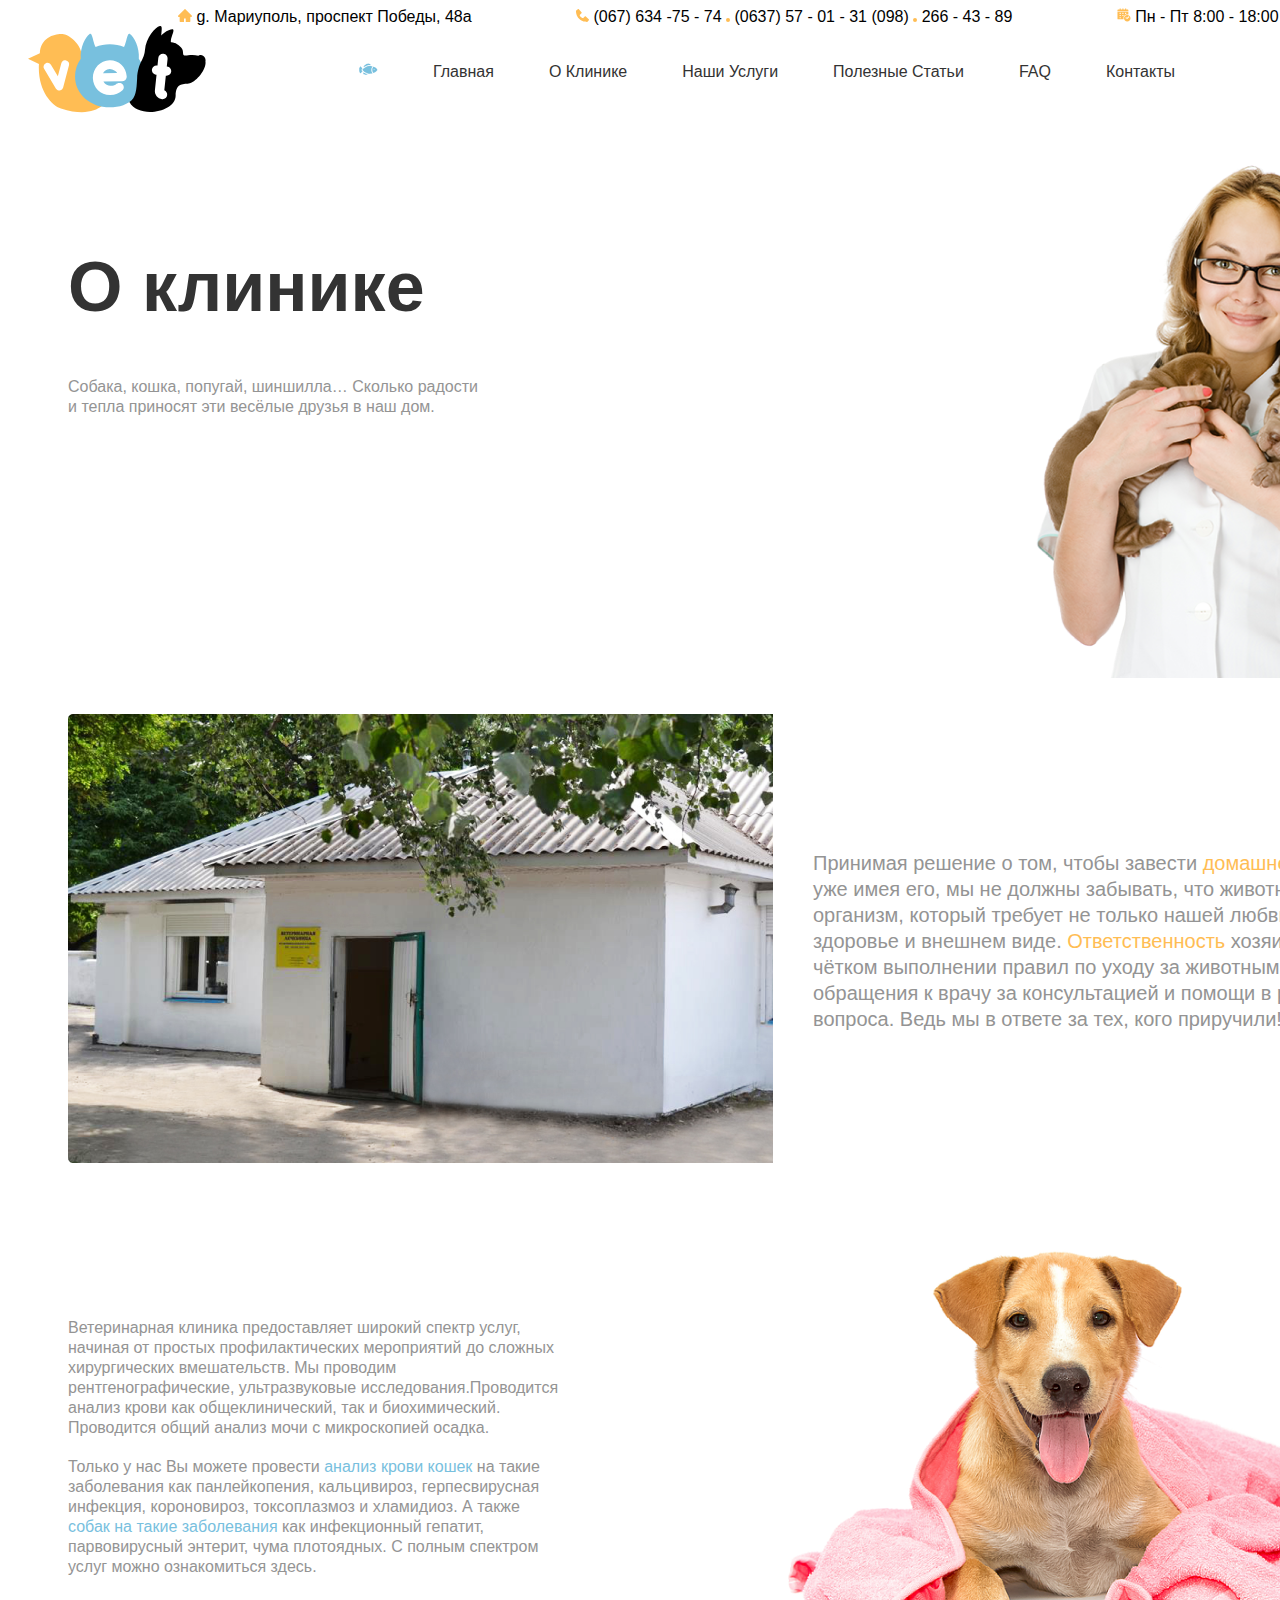
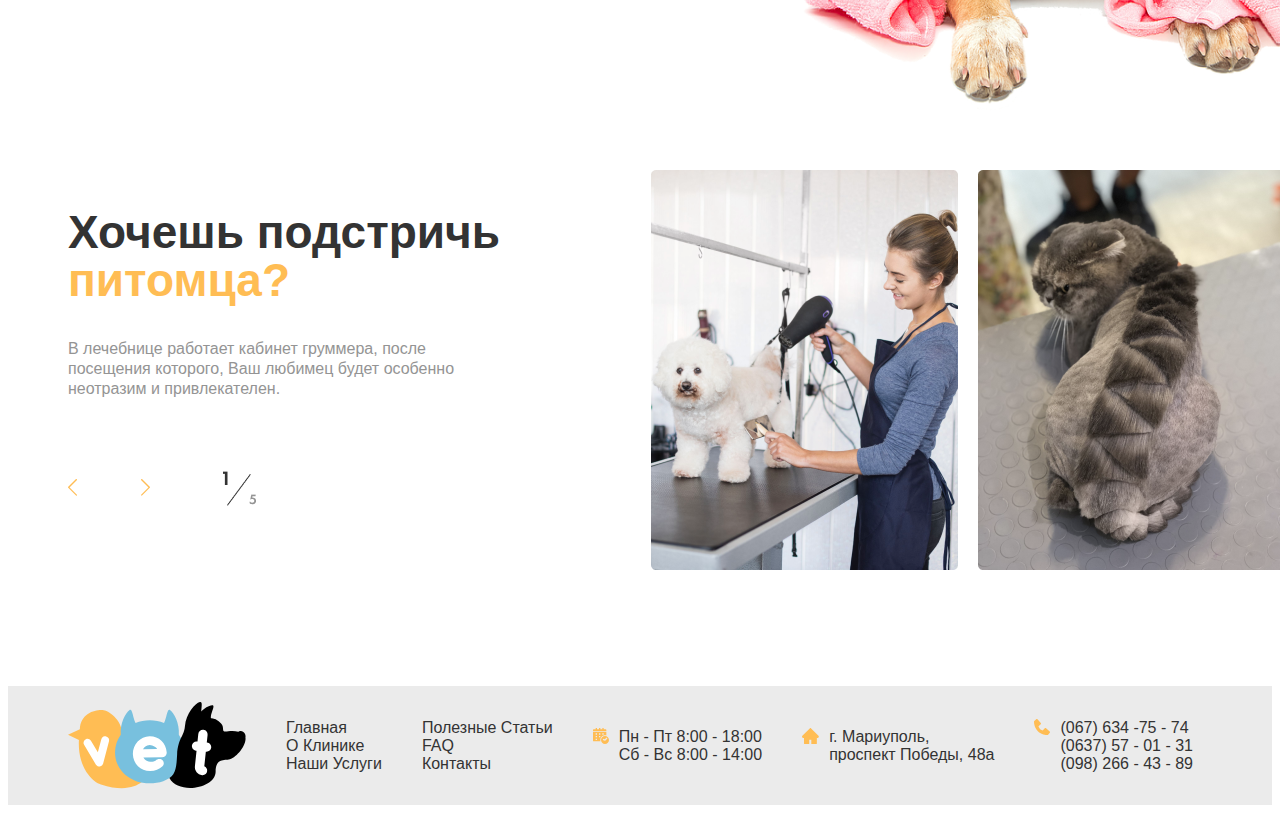
<file: about_company/index.html>
<!DOCTYPE html>
<html lang="en">
  <head>
    <meta charset="UTF-8" />
    <meta name="viewport" content="width=device-width, initial-scale=1.0" />
    <link rel="stylesheet" href="./main/main.min.css" />
    <title>About Company</title>
  </head>
  <body>
    <header class="haeder">
      <div class="container">
        <div class="header__info">
          <span class="header__span">
            <img
              class="header__img"
              src="./img/house.svg"
              alt="house"
              width="14"
              height="13"
            />
            g. Мариуполь, проспект Победы, 48a
          </span>

          <span class="header__span">
            <img
              class="header__img"
              src="./img/phone.svg"
              alt="phone"
              width="13"
              height="13"
            />

            <span class="header__span--span"
              >(067) 634 -75 - 74
              <img
                class="header__span--img"
                src="./img/nuqta.svg"
                alt="nuqta"
                width="4"
                height="4"
              />
              (0637) 57 - 01 - 31 (098)
              <img
                class="header__span--img"
                src="./img/nuqta.svg"
                alt="nuqta"
                width="4"
                height="4"
              />
              266 - 43 - 89</span
            >
          </span>

          <span class="header__span">
            <img
              class="header__span--img"
              src="./img/kalendar.svg"
              alt="kalendar"
              width="14"
              height="14"
            />
            Пн - Пт 8:00 - 18:00 Сб - Вс 8:00 - 14:00
          </span>
        </div>
      </div>
    </header>
    <header class="header">
      <div class="container">
        <a href="#">
          <img src="./img/logo.svg" alt="logo" />
        </a>

        <ul class="nav">
          <li class="nav__item">
            <img src="./img/active.png" alt="active" />
          </li>

          <li class="nav__item">
            <a class="nav__link" href="#">Главная</a>
          </li>

          <li class="nav__item">
            <a class="nav__link" href="#">O Клинике</a>
          </li>

          <li class="nav__item">
            <a class="nav__link" href="#">Наши Услуги</a>
          </li>

          <li class="nav__item">
            <a class="nav__link" href="#">Полезные Статьи</a>
          </li>

          <li class="nav__item">
            <a class="nav__link" href="#">FAQ</a>
          </li>

          <li class="nav__item">
            <a class="nav__link" href="#">Контакты</a>
          </li>
        </ul>
        <ul>
        <button class="nav__btn"><img src="./img/modem.png" alt="modem"/></button>
      </div>
    </header>
    <main class="main">
      <section class="hero">
        <div class="container">
          <ul class="hero__list">
            <li class="hero__item">
              <h2 class="hero__h2">O клинике</h2>
              <p class="hero__text">
                Собака, кошка, попугай, шиншилла… Сколько радости и тепла
                приносят эти весёлые друзья в наш дом.
              </p>
            </li>
          </ul>
          <ul class="hero__list1">
            <li class="hero__item">
              <img src="./img/opa.png" alt="opa" />
            </li>
          </ul>
        </div>
      </section>
      <section class="about">
        <div class="container">
          <ul class="about__list">
            <li class="about__item">
              <img src="./img/uy.png" alt="uy" />
            </li>
          </ul>
          <ul class="about__list">
            <li class="about__item">
              <p class="about__text">
                Принимая решение о том, чтобы завести
                <span class="about__span">домашнего любимца</span> , или уже
                имея его, мы не должны забывать, что животное это живой
                организм, который требует не только нашей любви, а и заботы о её
                здоровье и внешнем виде.
                <span class="about__span">Ответственность</span> хозяина
                заключается в чётком выполнении правил по уходу за животным,
                своевременного обращения к врачу за консультацией и помощи в
                решении любого вопроса. Ведь мы в ответе за тех, кого приручили!
              </p>
            </li>
          </ul>
        </div>
      </section>
      <section class="you">
        <div class="container">
          <ul class="you__list">
            <li class="you__item">
              <p class="you__text">
                Ветеринарная клиника предоставляет широкий спектр услуг, начиная
                от простых профилактических мероприятий до сложных хирургических
                вмешательств. Мы проводим рентгенографические, ультразвуковые
                исследования.Проводится анализ крови как общеклинический, так и
                биохимический. Проводится общий анализ мочи c микроскопией
                осадка.
              </p>
            </li>
            <li class="you__item">
              <p class="you__text1">
                Только у нас Вы можете провести
                <span class="you__span">анализ крови кошек</span> на такие
                заболевания как панлейкопения, кальцивироз, герпесвирусная
                инфекция, короновироз, токсоплазмоз и хламидиоз. А также
                <span class="you__span">собак на такие заболевания</span> как
                инфекционный гепатит, парвовирусный энтерит, чума плотоядных. С
                полным спектром услуг можно ознакомиться здесь.
              </p>
            </li>
          </ul>
          <ul class="you__list">
            <li class="you__item">
              <img class="you__img" src="./img/dog.png" alt="dog" />
            </li>
          </ul>
        </div>
      </section>
      <section class="none">
        <div class="container">
          <ul class="none__list">
            <li class="none__item">
              <h2 class="none__h2">Хочешь подстричь <span class="none__span">питомца?</span></h2>
              <p class="none__text">
                В лечебнице работает кабинет груммера, после посещения которого,
                Ваш любимец будет особенно неотразим и привлекателен.
              </p>
            </li>
            <li class="none__item2">
              <img src="./img/arrow.png" alt="arrow">
              <img class="none__img" src="./img/numbers.png" alt="numbers">
            </li>
          </ul>
          <ul class="none__list">
            <li class="none__item1">
              <img src="./img/Rectangle62.png" alt="Rectangle62">
              <img src="./img/mushuk.png" alt="mushuk">
              <img src="./img/it.png" alt="it">
            </li>
          </ul>
        </div>
      </section>
    </main>
    <footer class="footer">
      <div class="container">
        <div class="footer__info">
          <ul class="footer__list">
            <li class="footer__item">
              <img src="./img/logo.svg" alt="logo" />
            </li>
          </ul>
          <ul class="footer__list">
            <li class="footer__item">
              <a class="footer__link" href="#">Главная</a>
              <a class="footer__link" href="#">O Клинике</a>
              <a class="footer__link" href="#">Наши Услуги</a>
            </li>
          </ul>
          <ul class="footer__list">
            <li class="footer__item">
              <a class="footer__link" href="#">Полезные Статьи</a>
              <a class="footer__link" href="#">FAQ</a>
              <a class="footer__link" href="#">Контакты</a>
            </li>
          </ul>
          <ul class="footer__lists">
            <li class="footer__item">
              <img src="./img/date.svg" alt="date" />
            </li>
            <li class="footer__item">
              <a class="footer__link" href="#">Пн - Пт 8:00 - 18:00</a>
              <a class="footer__link" href="#">Сб - Вс 8:00 - 14:00</a>
            </li>
          </ul>
          <ul class="footer__lists">
            <li class="footer__item">
              <img src="./img/home.svg" alt="home" />
            </li>
            <li class="footer__item">
              <a class="footer__link" href="#">г. Мариуполь,</a>
              <a class="footer__link" href="#">проспект Победы, 48а</a>
            </li>
          </ul>
          <ul class="footer__lists">
            <li class="footer__item">
              <img src="./img/telephone.svg" alt="telephone" />
            </li>
            <li class="footer__item">
              <a class="footer__link" href="#">(067) 634 -75 - 74</a>
              <a class="footer__link" href="#">(0637) 57 - 01 - 31</a>
              <a class="footer__link" href="#">(098) 266 - 43 - 89</a>
            </li>
          </ul>
        </div>
      </div>
    </footer>

    <script src="./js/main.js"></script>
  </body>
</html>
</file>
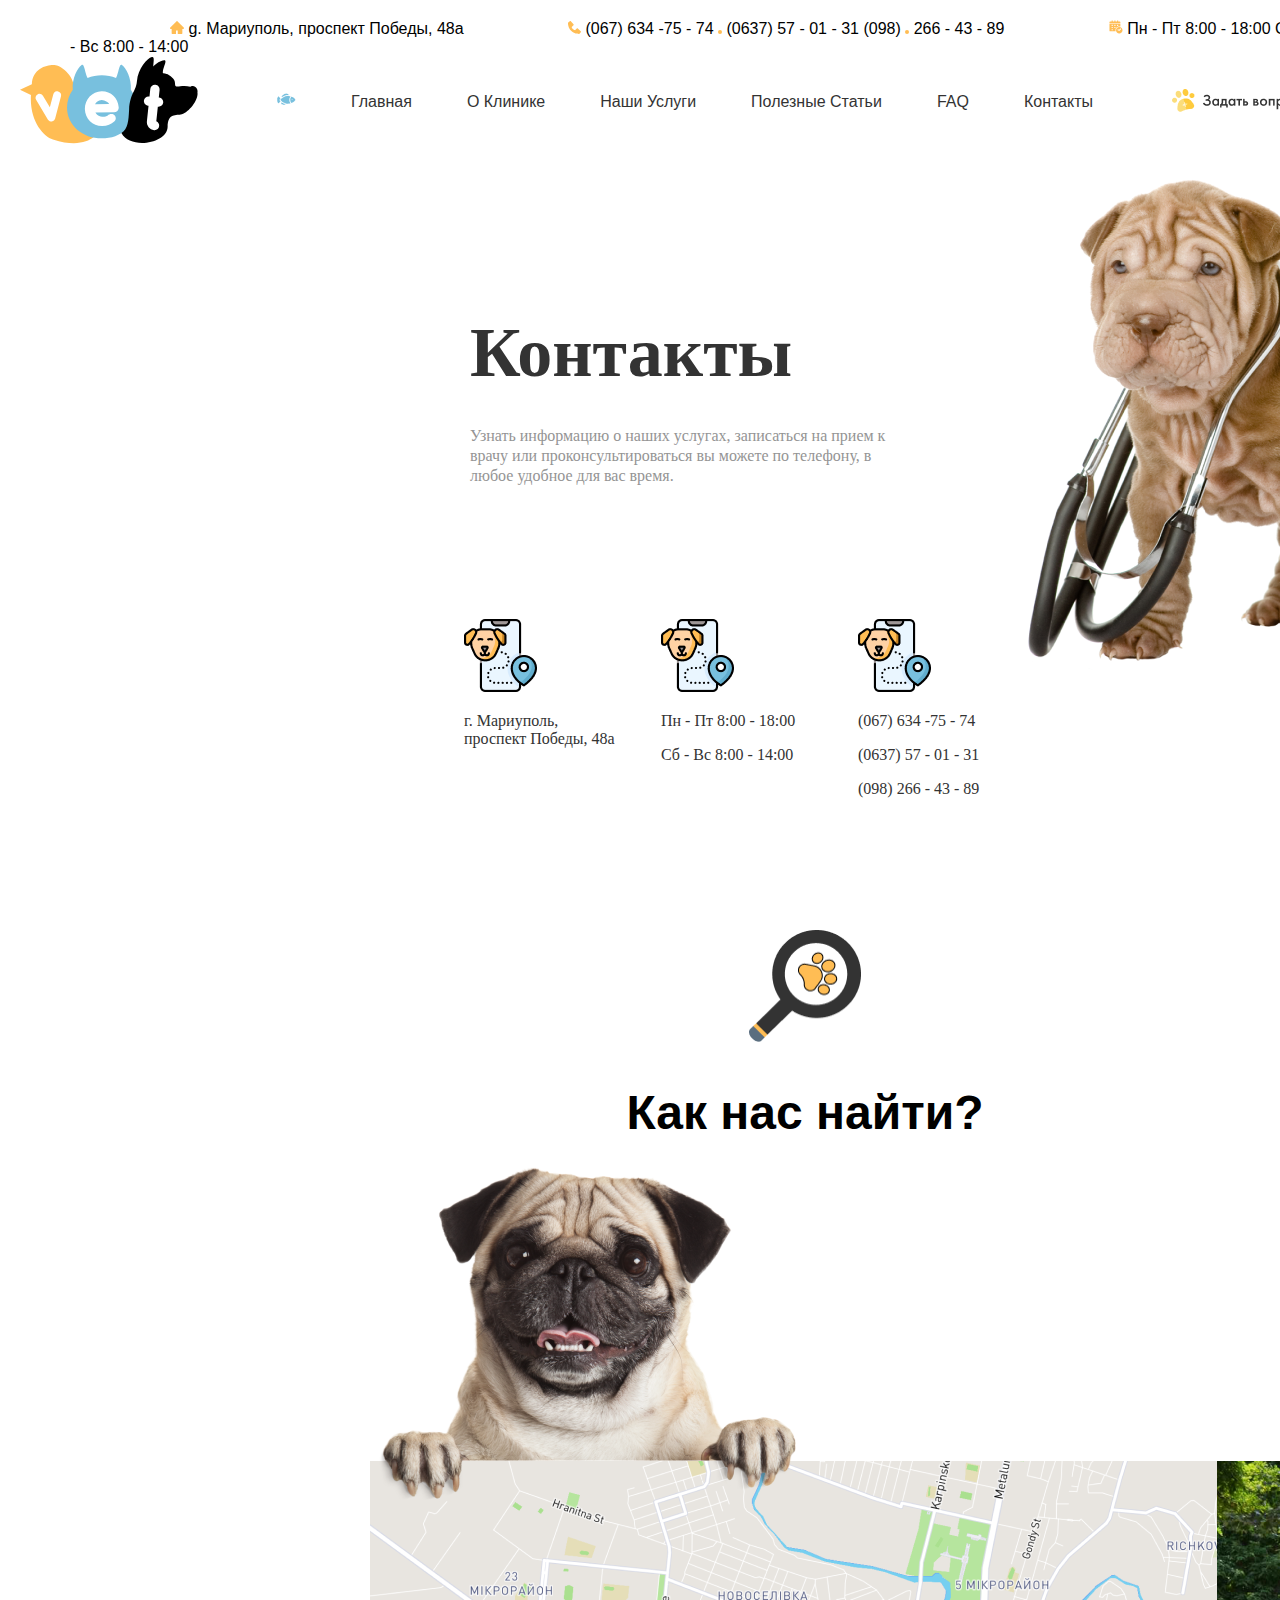
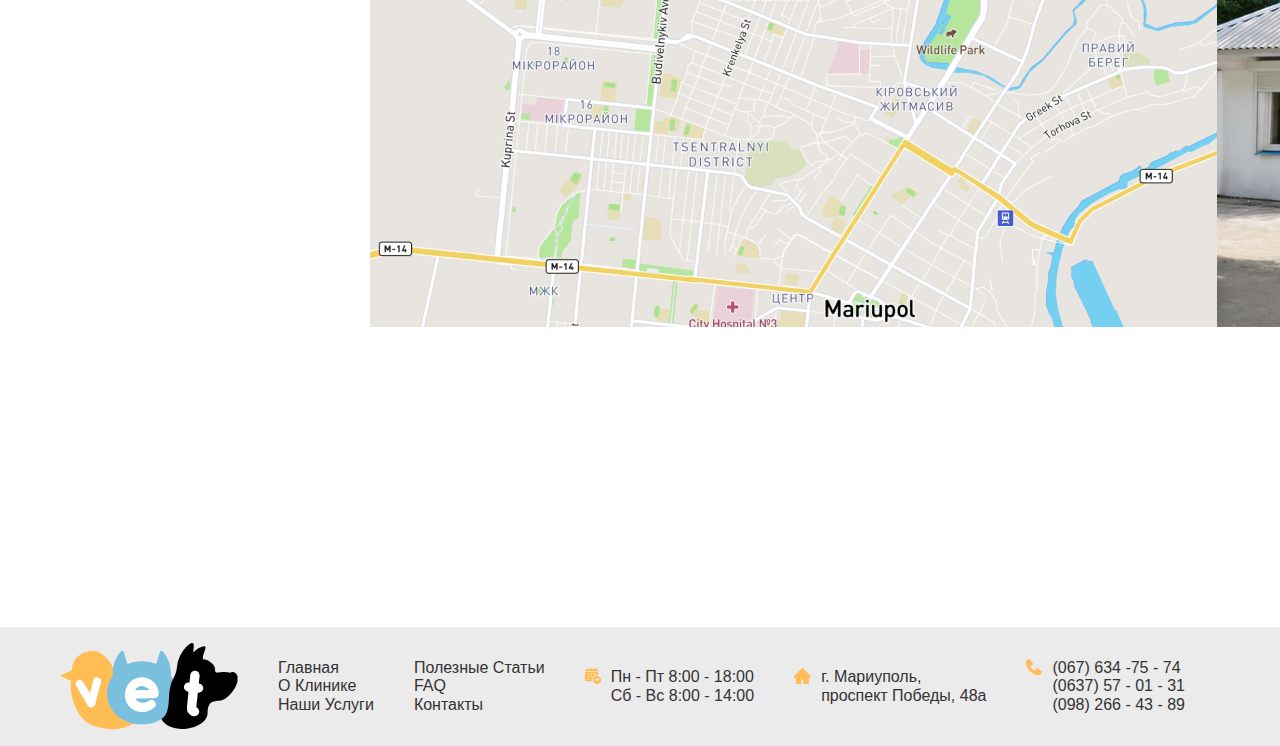
<file: contact/index.html>
<!DOCTYPE html>
<html lang="en">
  <head>
    <meta charset="UTF-8" />
    <meta name="viewport" content="width=device-width, initial-scale=1.0" />
    <link rel="shortcut icon" href="./img/icon.svg" type="image/x-icon" />
    <link rel="stylesheet" href="./main/main.min.css"/>
    <title>Home Page</title>
  </head>
  <body>
    <header class="haeder">
      <div class="container">
        <div class="header__info">
          <span class="header__span">
            <img
              class="header__img"
              src="./img/house.svg"
              alt="house"
              width="14"
              height="13"
            />
            g. Мариуполь, проспект Победы, 48a
          </span>

          <span class="header__span">
            <img
              class="header__img"
              src="./img/phone.svg"
              alt="phone"
              width="13"
              height="13"
            />

            <span class="header__span--span"
              >(067) 634 -75 - 74
              <img
                class="header__span--img"
                src="./img/nuqta.svg"
                alt="nuqta"
                width="4"
                height="4"
              />
              (0637) 57 - 01 - 31 (098)
              <img
                class="header__span--img"
                src="./img/nuqta.svg"
                alt="nuqta"
                width="4"
                height="4"
              />
              266 - 43 - 89</span
            >
          </span>

          <span class="header__span">
            <img
              class="header__span--img"
              src="./img/kalendar.svg"
              alt="kalendar"
              width="14"
              height="14"
            />
            Пн - Пт 8:00 - 18:00 Сб - Вс 8:00 - 14:00
          </span>
        </div>
      </div>
    </header>
    <header class="header">
      <div class="container">
        <a href="#">
          <img src="./img/logo.svg" alt="logo" />
        </a>

        <ul class="nav">
          <li class="nav__item">
            <img src="./img/active.png" alt="active" />
          </li>

          <li class="nav__item">
            <a class="nav__link" href="#">Главная</a>
          </li>

          <li class="nav__item">
            <a class="nav__link" href="#">O Клинике</a>
          </li>

          <li class="nav__item">
            <a class="nav__link" href="#">Наши Услуги</a>
          </li>

          <li class="nav__item">
            <a class="nav__link" href="#">Полезные Статьи</a>
          </li>

          <li class="nav__item">
            <a class="nav__link" href="#">FAQ</a>
          </li>

          <li class="nav__item">
            <a class="nav__link" href="#">Контакты</a>
          </li>
        </ul>
        <ul>
          <li class="nav__item">
            <img src="./img/modem.png" alt="modem" />
          </li>
        </ul>
      </div>
    </header>
    <main class="main">
      <section class="hero">
        <div class="container">
          <div class="hero__info">
            <h1 class="hero__h1">Контакты</h1>
            <p class="hero__text">
              Узнать информацию о наших услугах, записаться на прием к врачу или
              проконсультироваться вы можете по телефону, в любое удобное для
              вас время.
            </p>
            <ul class="hero__list">
              <li class="hero__item">
                <img
                  src="./img/location.png"
                  alt="logo"
                  width="73"
                  height="73"
                />
                <p class="hero__p">г. Мариуполь, проспект Победы, 48а</p>
              </li>
              <li class="hero__item">
                <img
                  src="./img/location.png"
                  alt="logo"
                  width="73"
                  height="73"
                />
                <p class="hero__p">Пн - Пт 8:00 - 18:00</p>
                <p class="hero__p">Сб - Вс 8:00 - 14:00</p>
              </li>
              <li class="hero__item">
                <img
                  src="./img/location.png"
                  alt="logo"
                  width="73"
                  height="73"
                />
                <p class="hero__p">(067) 634 -75 - 74</p>
                <p class="hero__p">(0637) 57 - 01 - 31</p>
                <p class="hero__p">(098) 266 - 43 - 89</p>
              </li>
            </ul>
          </div>
          <img
            src="./img/kisspng-shar-pei-puppy-veterinarian-pet-stethoscope-veterinarian-5aec41564db012 1.png"
            alt="logo"
            width="487"
            height="548"
          />
        </div>
      </section>
      <section class="you">
        <div class="container">
          <ul class="you__list">
            <li class="you__item">
              <img
              class="you__image"
              src="./img/Object.png"
              alt="logo"
              width="112"
              height="112"
              />
              <h2 class="you__h1">Как нас найти?</h2>
            </li>
          </ul>
          <img
            class="you__img"
            src="./img/puppy.png"
            alt="logo"
            width="443"
            height="342"
          />
          <div class="div__info">
            <img
              src="./img/Rectangle 52.png"
              alt="logo"
              width="847"
              height="466"
            />
            <img
              src="./img/vetclinic 1.png"
              alt="logo"
              width="593"
              height="466"
            />
          </div>
        </div>
      </section>
    </main>
    <footer class="footer">
      <div class="container">
        <div class="footer__info">
          <ul class="footer__list">
            <li class="footer__item">
              <img src="./img/logo.svg" alt="logo" />
            </li>
          </ul>
          <ul class="footer__list">
            <li class="footer__item">
              <a class="footer__link" href="#">Главная</a>
              <a class="footer__link" href="#">O Клинике</a>
              <a class="footer__link" href="#">Наши Услуги</a>
            </li>
          </ul>
          <ul class="footer__list">
            <li class="footer__item">
              <a class="footer__link" href="#">Полезные Статьи</a>
              <a class="footer__link" href="#">FAQ</a>
              <a class="footer__link" href="#">Контакты</a>
            </li>
          </ul>
          <ul class="footer__lists">
            <li class="footer__item">
              <img src="./img/date.svg" alt="date" />
            </li>
            <li class="footer__item">
              <a class="footer__link" href="#">Пн - Пт 8:00 - 18:00</a>
              <a class="footer__link" href="#">Сб - Вс 8:00 - 14:00</a>
            </li>
          </ul>
          <ul class="footer__lists">
            <li class="footer__item">
              <img src="./img/home.svg" alt="home" />
            </li>
            <li class="footer__item">
              <a class="footer__link" href="#">г. Мариуполь,</a>
              <a class="footer__link" href="#">проспект Победы, 48а</a>
            </li>
          </ul>
          <ul class="footer__lists">
            <li class="footer__item">
              <img src="./img/telephone.svg" alt="telephone" />
            </li>
            <li class="footer__item">
              <a class="footer__link" href="#">(067) 634 -75 - 74</a>
              <a class="footer__link" href="#">(0637) 57 - 01 - 31</a>
              <a class="footer__link" href="#">(098) 266 - 43 - 89</a>
            </li>
          </ul>
        </div>
      </div>
    </footer>
  </body>
</html>
</file>
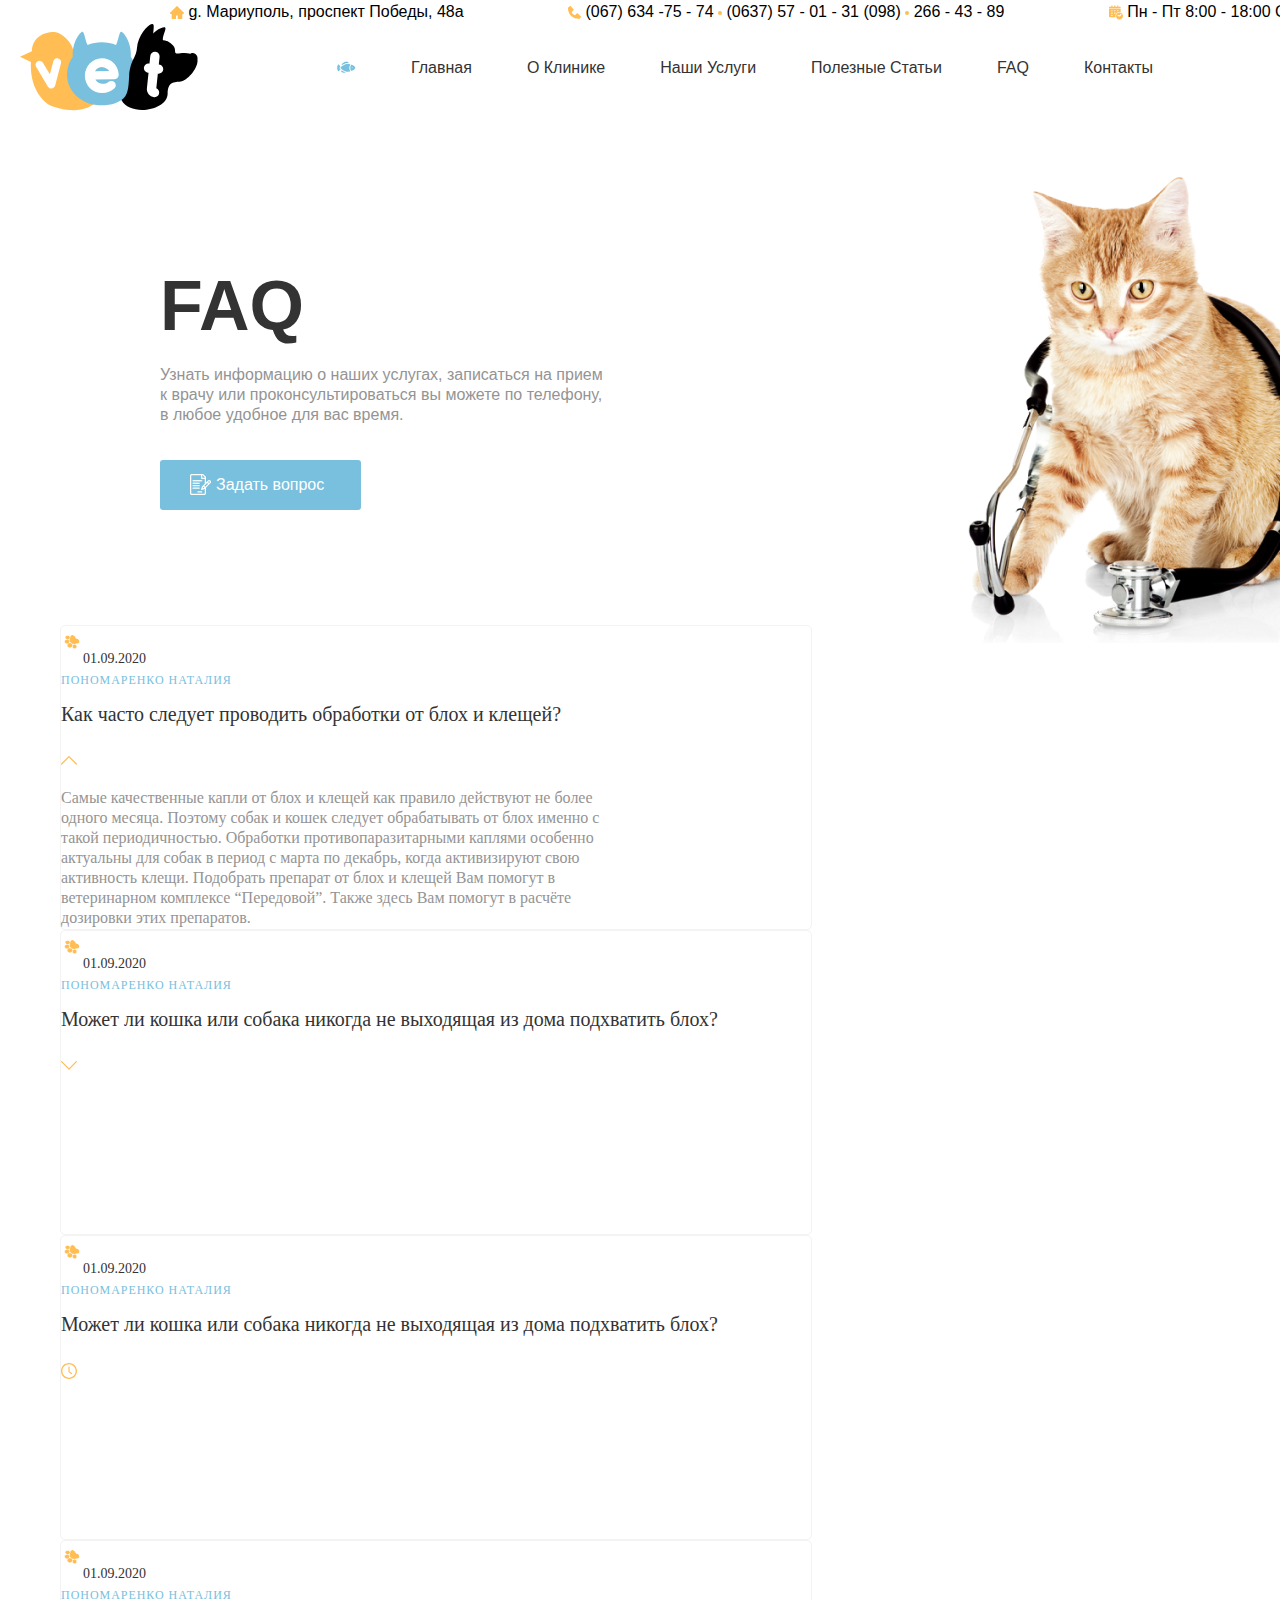
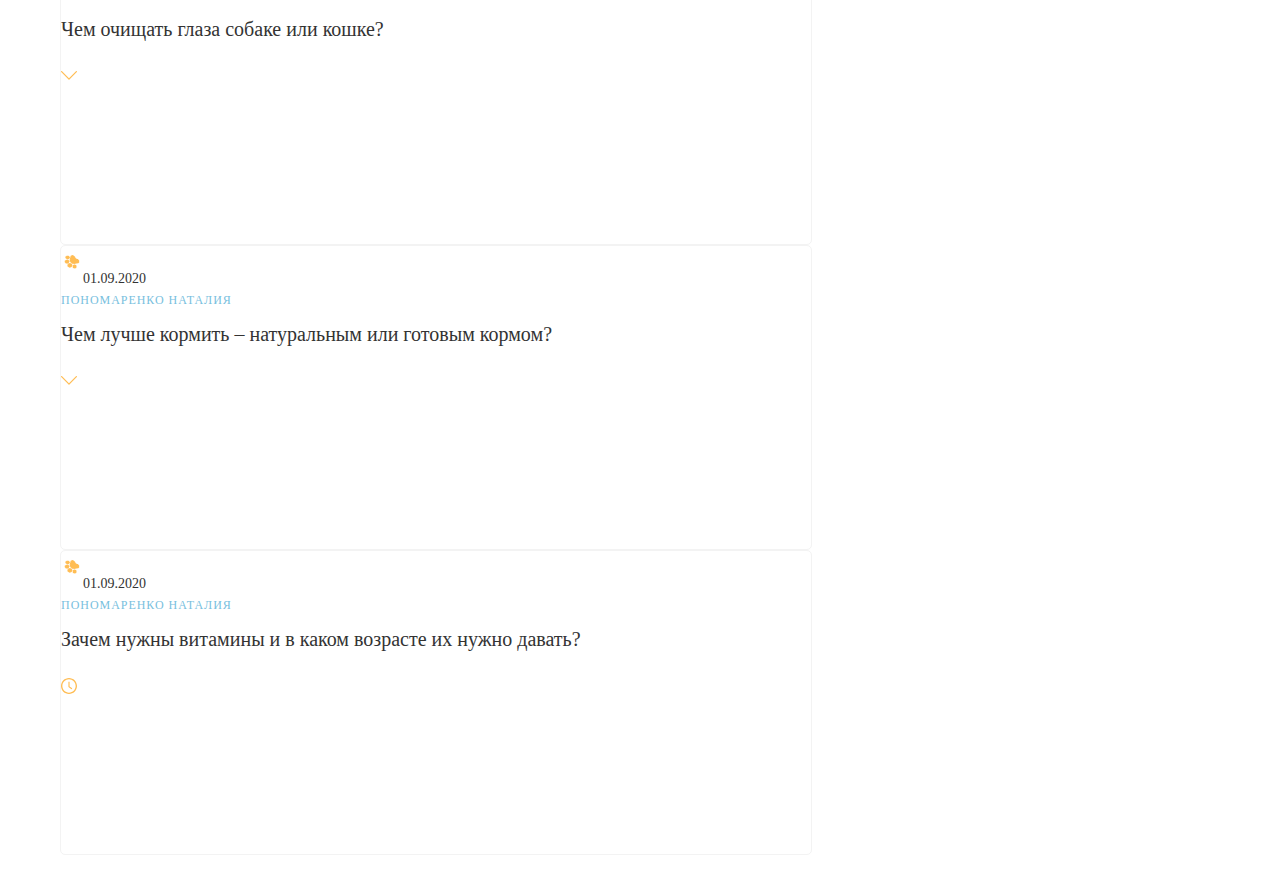
<file: FAQ/index.html>
<!DOCTYPE html>
<html lang="en">
  <head>
    <meta charset="UTF-8" />
    <meta name="viewport" content="width=device-width, initial-scale=1.0" />
    <link rel="stylesheet" href="./scss/main.css" />
    <title>FAQ</title>
  </head>
  <body>
    <header class="haeder">
      <div class="container">
        <div class="header__info">
          <span class="header__span">
            <img
              class="header__img"
              src="./img/house.svg"
              alt="house"
              width="14"
              height="13"
            />
            g. Мариуполь, проспект Победы, 48a
          </span>

          <span class="header__span">
            <img
              class="header__img"
              src="./img/phone.svg"
              alt="phone"
              width="13"
              height="13"
            />

            <span class="header__span--span"
              >(067) 634 -75 - 74
              <img
                class="header__span--img"
                src="./img/nuqta.svg"
                alt="nuqta"
                width="4"
                height="4"
              />
              (0637) 57 - 01 - 31 (098)
              <img
                class="header__span--img"
                src="./img/nuqta.svg"
                alt="nuqta"
                width="4"
                height="4"
              />
              266 - 43 - 89</span
            >
          </span>

          <span class="header__span">
            <img
              class="header__span--img"
              src="./img/kalendar.svg"
              alt="kalendar"
              width="14"
              height="14"
            />
            Пн - Пт 8:00 - 18:00 Сб - Вс 8:00 - 14:00
          </span>
        </div>
      </div>
    </header>
    <header class="header">
      <div class="container">
        <a href="#">
          <img src="./img/logo.svg" alt="logo" />
        </a>

        <ul class="nav">
          <li class="nav__item">
            <img src="./img/active.png" alt="active" />
          </li>

          <li class="nav__item">
            <a class="nav__link" href="#">Главная</a>
          </li>

          <li class="nav__item">
            <a class="nav__link" href="#">O Клинике</a>
          </li>

          <li class="nav__item">
            <a class="nav__link" href="#">Наши Услуги</a>
          </li>

          <li class="nav__item">
            <a class="nav__link" href="#">Полезные Статьи</a>
          </li>

          <li class="nav__item">
            <a class="nav__link" href="#">FAQ</a>
          </li>

          <li class="nav__item">
            <a class="nav__link" href="#">Контакты</a>
          </li>
        </ul>
        <ul>
          <li class="nav__item">
            <img src="./img/modem.png" alt="modem" />
          </li>
        </ul>
      </div>
    </header>
    <main class="main">
      <section class="hero">
        <div class="container">
          <ul class="hero__lists">
            <h1 class="hero__h1">FAQ</h1>
            <p class="hero__text">
              Узнать информацию o наших услугах, записаться на прием к врачу или
              проконсультироваться вы можете по телефону, в любое удобное для
              вас время.
            </p>
            <button class="hero__btn"><img src="./img/document.png" alt="document">Задать вопрос</button>
          </ul>
          <ul class="hero__list">
            <li class="hero__item">
              <img class="hero__img" src="./img/cat.png" alt="cat">
            </li>
          </ul>
        </div>
      </section>
      <section class="you ">
          <div class="container">
            <ul class="you__list ">
              <li class="you__item">
                <div class="div__info">
                <img class="you__img" src="./img/pet.png" alt="logo" width="22" height="19">
                <span class="you__span">01.09.2020</span>
                <a class="you__link" href="#">Пономаренко Наталия</a>
              </div>
              <div class="salom">
                <h1 class="you__h1">Как часто следует проводить обработки от блох и клещей?</h1>
                <img class="you__png" src="./img/arrow.svg" alt="logo" width="16" height="9">
              </div>
                <p class="you__text">Самые качественные капли от блох и клещей как правило действуют не более одного месяца. Поэтому собак и кошек следует обрабатывать от блох именно с такой периодичностью. Обработки противопаразитарными каплями особенно актуальны для собак в период с марта по декабрь, когда активизируют свою активность клещи. Подобрать препарат от блох и клещей Вам помогут в ветеринарном комплексе “Передовой”. Также здесь Вам помогут в расчёте дозировки этих препаратов.</p>
              </li>
              <li class="you__item item">
                <div class="div__info">
                <img class="you__img" src="./img/pet.png" alt="logo" width="22" height="19">
                <span class="you__span">01.09.2020</span>
                <a class="you__link" href="#">Пономаренко Наталия</a>
              </div>
              <div class="salom">
                <h1 class="you__h1">Может ли кошка или собака никогда не выходящая из дома подхватить блох?</h1>
                <img class="you__png" src="./img/arrows.svg" alt="logo" width="16" height="9">
              </div>

                </li>
              <li class="you__item item">
                <div class="div__info">
                <img class="you__img" src="./img/pet.png" alt="logo" width="22" height="19">
                <span class="you__span ">01.09.2020</span>
                <a class="you__link link1" href="#">Пономаренко Наталия</a>
              </div>
              <div class="salom">
              <h1 class="you__h1 you-1">Может ли кошка или собака никогда не выходящая из дома подхватить блох?</h1>
                <img class="you__png" src="./img/clock.svg" alt="logo" width="16" height="9">
              </div>
               

              </li>
              <li class="you__item item">
                <div class="div__info">
                <img class="you__img" src="./img/pet.png" alt="logo" width="22" height="19">
                <span class="you__span">01.09.2020</span>
                <a class="you__link" href="#">Пономаренко Наталия</a>
              </div>
              <div class="salom">
                <h1 class="you__h1">Чем очищать глаза собаке или кошке?</h1>
                <img class="you__png" src="./img/arrows.svg" alt="logo" width="16" height="9">
              </div>
             
             
              </li>
              <li class="you__item item">
                <div class="div__info">
                <img class="you__img" src="./img/pet.png" alt="logo" width="22" height="19">
                <span class="you__span">01.09.2020</span>
                <a class="you__link" href="#">Пономаренко Наталия</a>
              </div>
              <div class="salom">
                <h1 class="you__h1">Чем лучше кормить – натуральным или готовым кормом?</h1>
                <img class="you__png" src="./img/arrows.svg" alt="logo" width="16" height="9">
              </div>
               
            
              </li>
              <li class="you__item item ">
                <div class="div__info">
                <img class="you__img" src="./img/pet.png" alt="logo" width="22" height="19">
                <span class="you__span">01.09.2020</span>
                <a class="you__link link1" href="#">Пономаренко Наталия</a>
              </div>
              <div class="salom">
                <h1 class="you__h1 you-1">Зачем нужны витамины и в каком возрасте их нужно давать?</h1>
                <img class="you__png" src="./img/clock.svg" alt="logo" width="16" height="9">
              </div>

              </li>
            </ul>
            <div class="item1"></div>
          </div>
      </section>
    </main>
  </body>
</html>
</file>
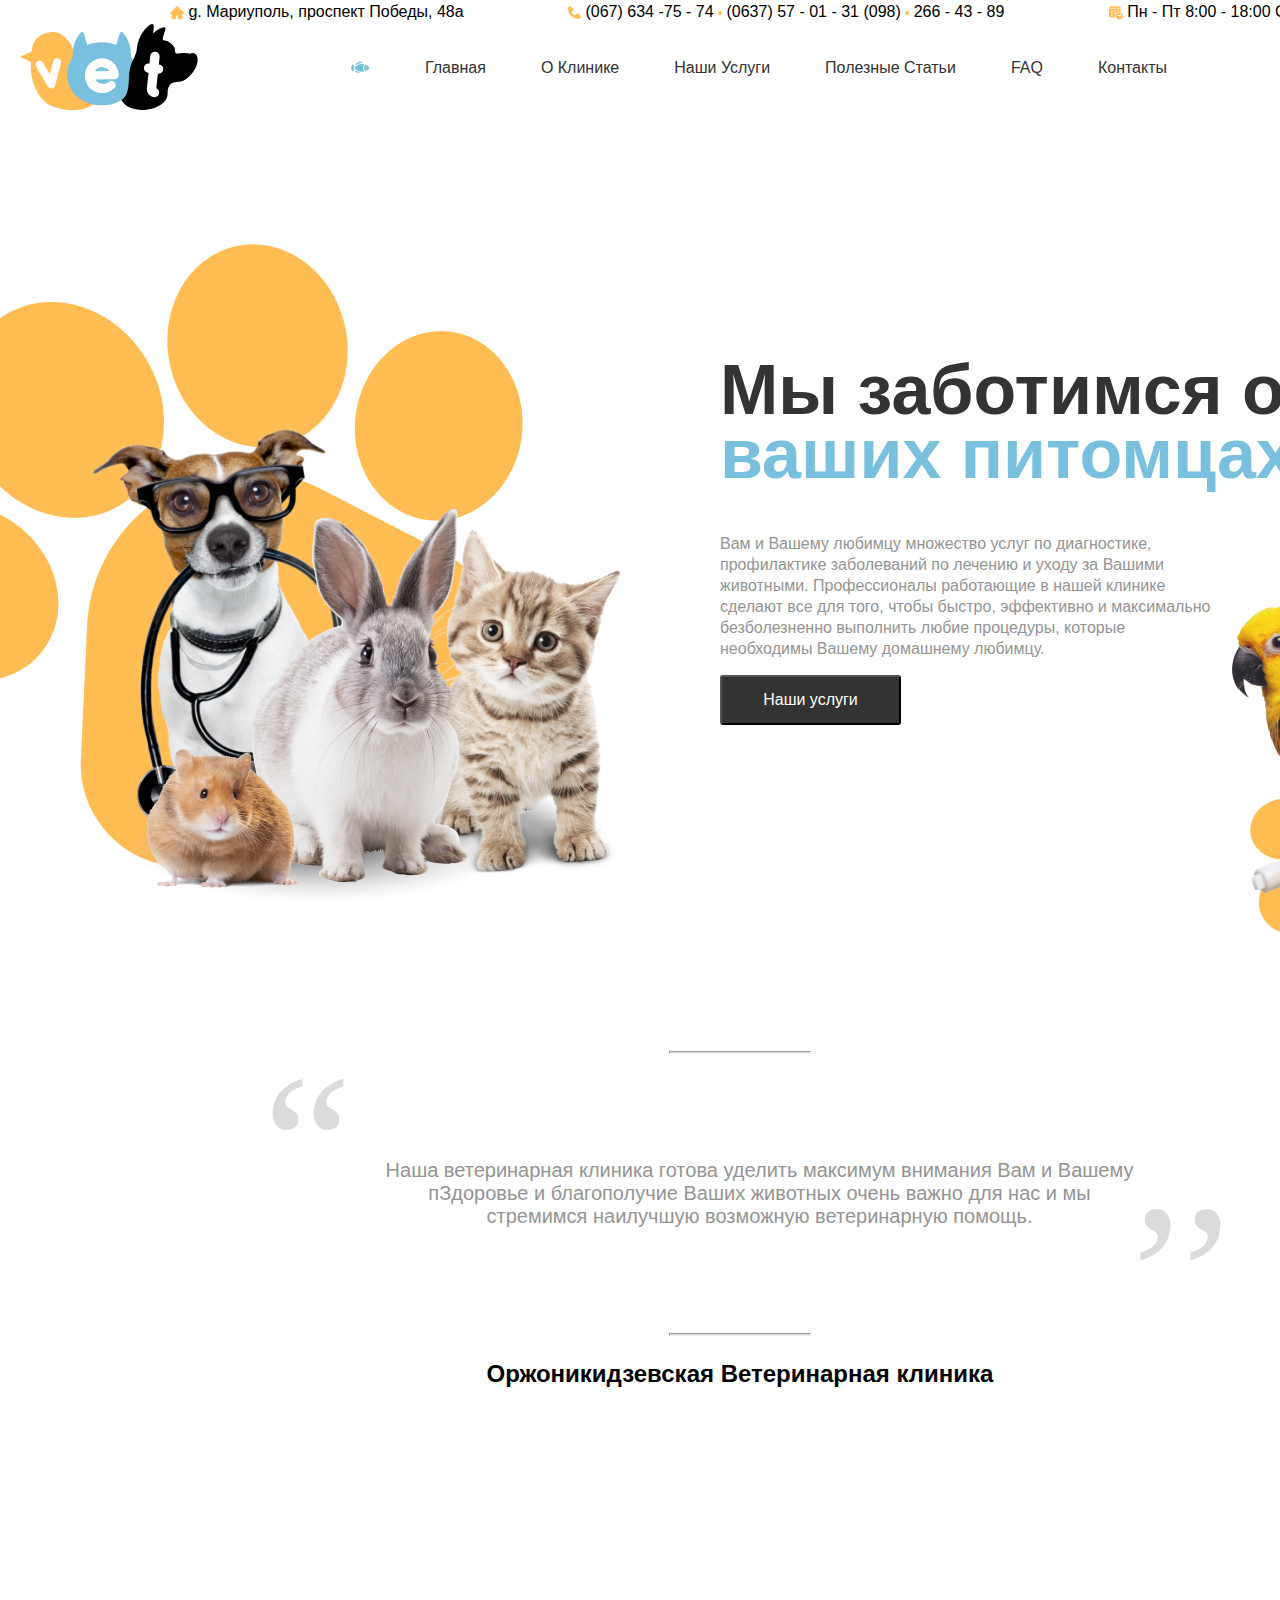
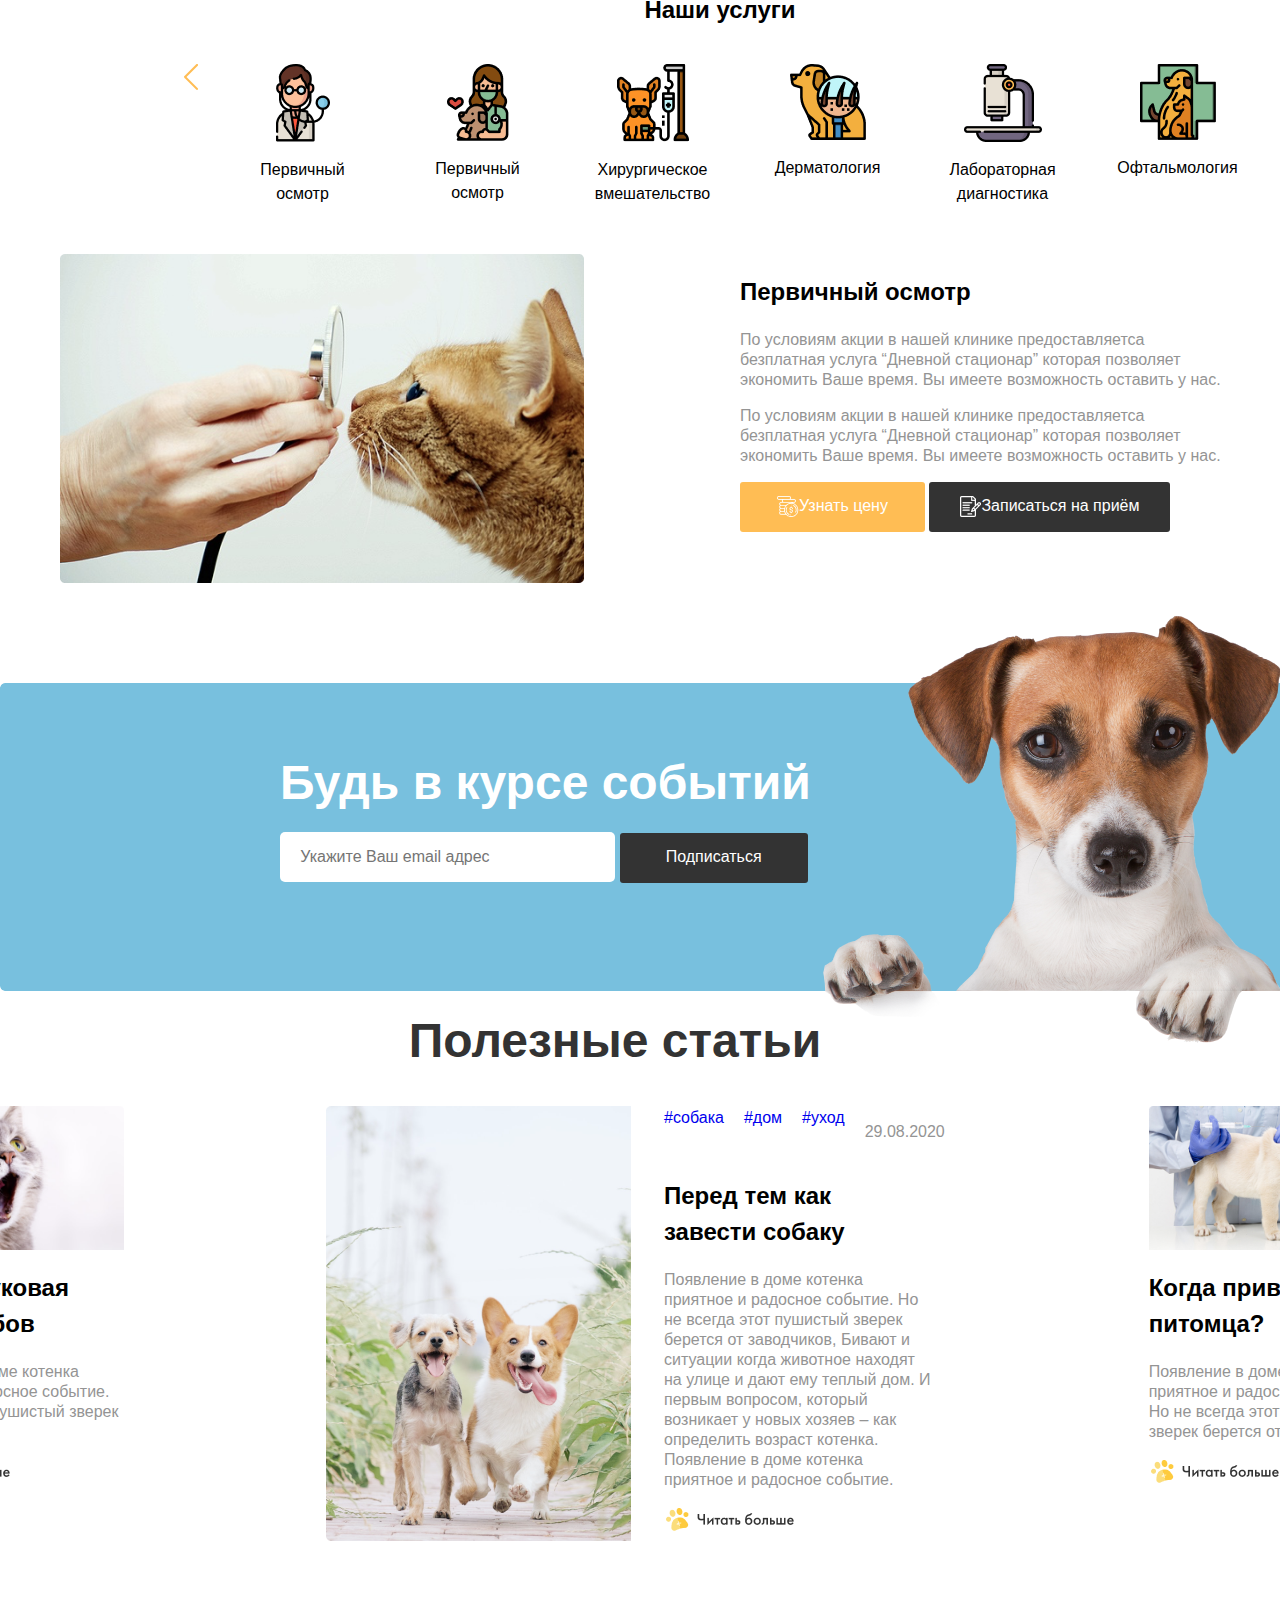
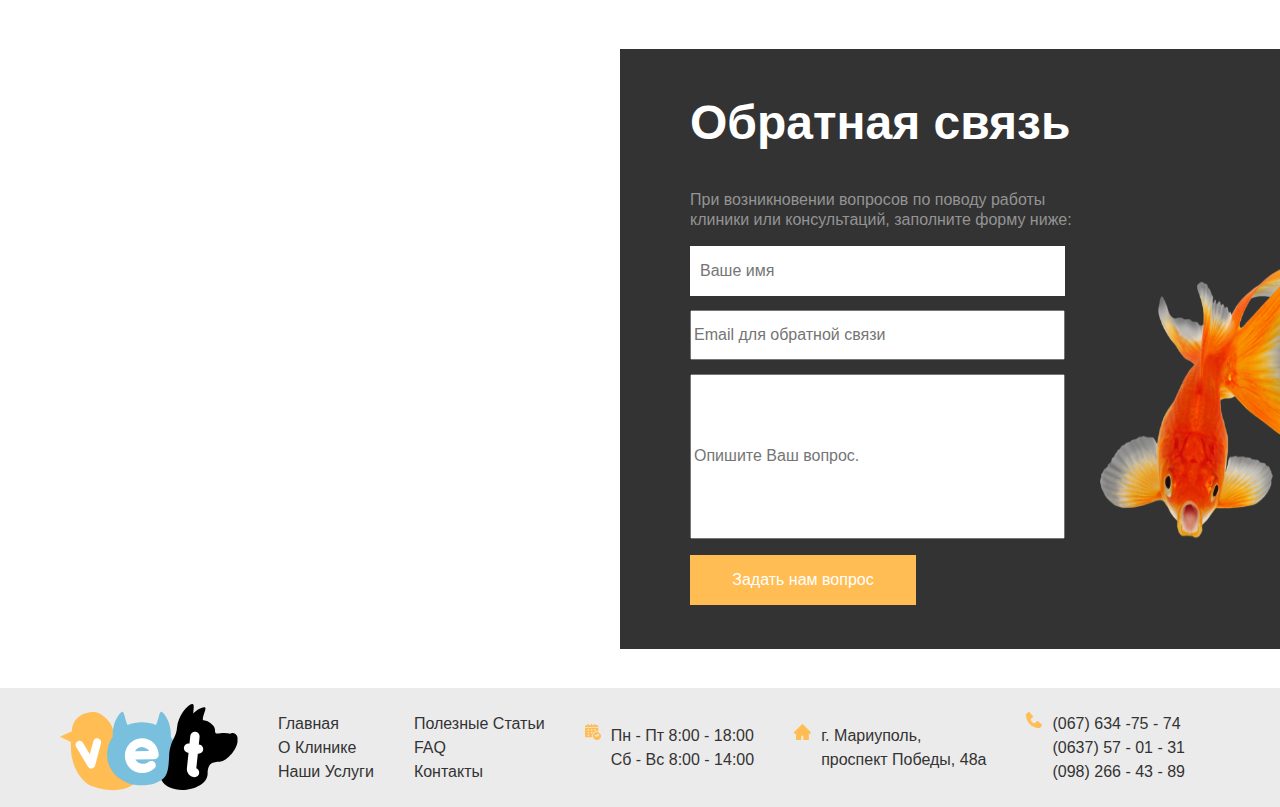
<file: home page/index.html>
<!DOCTYPE html>
<html lang="ru">
  <head>
    <meta charset="UTF-8" />
    <meta name="viewport" content="width=device-width, initial-scale=1.0" />
    <link rel="shortcut icon" href="./img/icon.png" type="icon" />
    <link rel="stylesheet" href="./main/main.min.css" />
    <title>Figma</title>
  </head>
  <body>
    <header class="haeder">
      <div class="container">
        <div class="header__info">
          <span class="header__span">
            <img
              class="header__img"
              src="./img/house.svg"
              alt="house"
              width="14"
              height="13"
            />
            g. Мариуполь, проспект Победы, 48a
          </span>

          <span class="header__span">
            <img
              class="header__img"
              src="./img/phone.svg"
              alt="phone"
              width="13"
              height="13"
            />

            <span class="header__span--span"
              >(067) 634 -75 - 74
              <img
                class="header__span--img"
                src="./img/nuqta.svg"
                alt="nuqta"
                width="4"
                height="4"
              />
              (0637) 57 - 01 - 31 (098)
              <img
                class="header__span--img"
                src="./img/nuqta.svg"
                alt="nuqta"
                width="4"
                height="4"
              />
              266 - 43 - 89</span
            >
          </span>

          <span class="header__span">
            <img
              class="header__span--img"
              src="./img/kalendar.svg"
              alt="kalendar"
              width="14"
              height="14"
            />
            Пн - Пт 8:00 - 18:00 Сб - Вс 8:00 - 14:00
          </span>
        </div>
      </div>
    </header>
    <header class="header">
      <div class="container">
        <a href="#">
          <img src="./img/logo.svg" alt="logo" />
        </a>

        <ul class="nav">
          <li class="nav__item">
            <img src="./img/active.png" alt="active" />
          </li>

          <li class="nav__item">
            <a class="nav__link" href="#">Главная</a>
          </li>

          <li class="nav__item">
            <a class="nav__link" href="#">O Клинике</a>
          </li>

          <li class="nav__item">
            <a class="nav__link" href="#">Наши Услуги</a>
          </li>

          <li class="nav__item">
            <a class="nav__link" href="#">Полезные Статьи</a>
          </li>

          <li class="nav__item">
            <a class="nav__link" href="#">FAQ</a>
          </li>

          <li class="nav__item">
            <a class="nav__link" href="#">Контакты</a>
          </li>
        </ul>
        <div class="nav__info">
            <button class="nav__btn"><img src="./img/modem.png" alt="modem"/></button>

            <div class="modal ">
              <ul class="modal__list">
                <li class="modal__item">
                  <button class="modal__exit"><img src="./img/x.png" alt="x"></button>
                </li>
              </ul>
              <ul class="modal__list">
                <li class="modal__item">
                    <img class="modal__img" style="transform: translate(-111px , 107px);" src="./img/dog1.png" alt="dog">
                </li>
              </ul>
              <ul class="modal__ul">
                <h2 class="modal__h2">
                  Остались<br />
                  вопросы?
                </h2>
                <form action="https://echo.htmlacademy.ru/?">
                  <input
                    class="modal__input"
                    type="text"
                    placeholder="Ваше имя"
                  /><br />
                  <input
                    class="modal__input modal__input1"
                    type="email"
                    placeholder="Email для обратной связи"
                  /><br />
                  <input
                    class="modal__input modal__input2"
                    type="text"
                    placeholder="Опишите Ваш вопрос."
                  /><br />
                  <button class="modal__btn" type="submit">Задать вопрос</button>
                </form>
              </ul>
            </div>
        </div>
      </div>
    </header>
    <main class="main">
      <section class="hero ">
        <div class="container">
          <ul class="hero__list">
            <li class="hero__item">
              <h1 class="hero__heading">
                Мы заботимся о <span class="hero__span">ваших питомцах!</span>
              </h1>
              <p class="hero__text">
                Вам и Вашему любимцу множество услуг по диагностике,
                профилактике заболеваний по лечению и уходу за Вашими животными.
                Профессионалы работающие в нашей клинике сделают все для того,
                чтобы быстро, эффективно и максимально безболезненно выполнить
                любие процедуры, которые необходимы Вашему домашнему любимцу.
              </p>
              <button class="hero__btn">Наши услуги</button>
            </li>
          </ul>
        </div>
      </section>
      <section class="about">
        <div class="container">
          <ul class="about__lists">
            <li class="about__items">
              <hr class="about__hr" />
            </li>
          </ul>
          <ul class="about__lista">
            <li class="about__itemy">
              <span class="about__span">“</span>
            </li>
            <li class="about__item">
              <p class="about__text">
                Наша ветеринарная клиника готова уделить максимум внимания Вам и
                Вашему пЗдоровье и благополучие Ваших животных очень важно для
                нас и
                <span class="about__text--span"
                  >мы стремимся наилучшую возможную ветеринарную помощь.</span
                >
              </p>
              <span class="about__span2">,,</span>
            </li>
          </ul>
          <ul class="about__lists">
            <li class="about__items">
              <hr class="about__hr" />
            </li>
          </ul>
          <ul class="about__listy">
            <li class="about__item">
              <h2 class="about__h2">Оржоникидзевская Ветеринарная клиника</h2>
            </li>
          </ul>
        </div>
      </section>
      <section class="box">
        <div class="container">
          <h2 class="box__heading">Наши услуги</h2>
          <div class="box__info">
            <ul class="box__lists">
              <li class="box__item">
                <img class="box__img" src="./img/arrow.png" alt="arrow" />
              </li>
            </ul>
            <ul class="box__list">
              <li class="box__item">
                <img src="./img/doctor.png" alt="doctor" />
                <p class="box__text">
                  Первичный <br />
                  осмотр
                </p>
              </li>
            </ul>

            <ul class="box__list">
              <li class="box__item">
                <img src="./img/filledoutline.png" alt="filledoutline" />
                <p class="box__text">
                  Первичный <br />
                  осмотр
                </p>
              </li>
            </ul>

            <ul class="box__list">
              <li class="box__item">
                <img src="./img/dog.png" alt="dog" />
                <p class="box__text">Хирургическое <br />вмешательство</p>
              </li>
            </ul>

            <ul class="box__list">
              <li class="box__item">
                <img src="./img/dogs.png" alt="doctor" />
                <p class="box__text">Дерматология</p>
              </li>
            </ul>

            <ul class="box__list">
              <li class="box__item">
                <img src="./img/microskop.png" alt="microskop" />
                <p class="box__text">Лабораторная<br />диагностика</p>
              </li>
            </ul>

            <ul class="box__list">
              <li class="box__item">
                <img src="./img/dogplus.png" alt="dogplus" />
                <p class="box__text">Офтальмология</p>
              </li>
            </ul>

            <ul class="box__lists">
              <li class="box__item">
                <img src="./img/arrow1.png" alt="arrow1" />
              </li>
            </ul>
          </div>
        </div>
      </section>
      <section class="bob">
        <div class="container">
          <ul class="bob__list">
            <li class="bob__item">
              <img src="./img/cat.png" alt="cat" />
            </li>
            <li class="bob__item">
              <h2 class="bob__heading">Первичный осмотр</h2>
              <p class="bob__text">
                По условиям акции в нашей клинике предоставляетса безплатная
                услуга “Дневной стационар” которая позволяет экономить Ваше
                время. Вы имеете возможность оставить y нас.
              </p>
              <p class="bob__text">
                По условиям акции в нашей клинике предоставляетса безплатная
                услуга “Дневной стационар” которая позволяет экономить Ваше
                время. Вы имеете возможность оставить y нас.
              </p>
              <button class="bob__btn">
                <img src="./img/money.png" alt="money" />Узнать цену
              </button>
              <button class="bob__btn bob__btn2">
                <img src="./img/document.png" alt="document" />Записаться на
                приём
              </button>
            </li>
          </ul>
        </div>
      </section>
      <section class="dog">
        <div class="container">
          <div class="dog__info">
            <ul class="dog__list">
              <li class="dog__item">
                <h2 class="dog__heading">Будь в курсе событий</h2>
              </li>
            </ul>
            <form action="https://echo.htmlacademy.ru/">
              <div class="dog__info">
                <input
                  class="dog__input"
                  type="email"
                  placeholder="Укажите Ваш email адрес"
                />
                <button class="dog__btn" type="submit">Подписаться</button>
              </div>
            </form>
          </div>
          <img class="dog__img" src="./img/dogy.png" alt="dog" />
        </div>
      </section>
      <section class="str">
        <div class="container">
          <h2 class="str__heading">Полезные статьи</h2>
          <div class="str__info">
            <ul class="str__list">
              <li class="str__item">
                <img src="./img/mushuk.png" alt="mushuk" />
                <h2 class="str__h2">Ультразвуковая<br />чистка зубов</h2>
                <p class="str__text">
                  Появление в доме котенка приятное и радосное событие. не
                  всегда этот пушистый зверек берется от ...
                </p>
                <img src="./img/bolshe.png" alt="bolshe" />
              </li>
            </ul>

            <ul class="str__lists">
              <li class="str__item">
                <img
                  class="str__img"
                  src="./img/twodogs.png"
                  alt="2takuchukbor"
                  width="305"
                  height="435"
                />
              </li>
              <li class="str__itemy">
                <span class="str__span">
                  <a href="#">#собака</a>
                  <a href="#">#дом</a>
                  <a href="#">#уход</a>
                  <p class="str__text">29.08.2020</p>
                </span>
                <h2 class="str__h2">Перед тем как<br />завести собаку</h2>
                <p class="str__texty">
                  Появление в доме котенка приятное и радосное событие. Но не
                  всегда этот пушистый зверек берется от заводчиков, Бивают и
                  ситуации когда животное находят на улице и дают ему теплый
                  дом. И первым вопросом, который возникает у новых хозяев – как
                  определить возраст котенка. Появление в доме котенка приятное
                  и радосное событие.
                </p>
                <img src="./img/bolshe.png" alt="bolshe" />
              </li>
            </ul>

            <ul class="str__list">
              <li class="str__item">
                <img src="./img/plusdog.png" alt="plusdog" />
                <h2 class="str__h2">Когда привавать<br />питомца?</h2>
                <p class="str__texts">
                  Появление в доме котенка приятное и радосное событие. Ho не
                  всегда этот пушистый зверек берется от ...
                </p>
                <img src="./img/bolshe.png" alt="bolshe" />
              </li>
            </ul>
          </div>
        </div>
      </section>
      <section class="map">
        <div class="container">
          <ul class="map__ul">
            <li class="map__li">
              <iframe
                class="map__iframe"
                src="https://www.google.com/maps/embed?pb=!1m18!1m12!1m3!1d12351124.68552205!2d53.98090150158301!3d40.90672683519077!2m3!1f0!2f0!3f0!3m2!1i1024!2i768!4f13.1!3m3!1m2!1s0x38ae8b20a5d676b1%3A0xca0a6dad7e841e20!2z0KPQt9Cx0LXQutC40YHRgtCw0L0!5e0!3m2!1sru!2s!4v1699066723645!5m2!1sru!2s"
                width="600"
                height="450"
                style="border: 0"
                allowfullscreen=""
                loading="lazy"
                referrerpolicy="no-referrer-when-downgrade"
              ></iframe>
            </li>
          </ul>
          <div class="map__list">
            <ul class="map__item">
              <h2 class="map__h2">Обратная связь</h2>
              <p class="map__text">
                При возникновении вопросов по поводу работы клиники или
                консультаций, заполните форму ниже:
              </p>
              <form action="https://echo.htmlacademy.ru/">
                <input
                  class="map__input"
                  type="text"
                  placeholder="Ваше имя"
                /><br />
                <input
                  class="map__input1"
                  type="email"
                  placeholder="Email для обратной связи"
                /><br />
                <input
                  class="map__input2"
                  type="text"
                  placeholder="Опишите Ваш вопрос."
                />
                <p></p>
              </form>

              <button class="map__btn">Задать нам вопрос</button>
            </ul>
            <ul>
              <li>
                <img class="map__img" src="./img/fish.png" alt="fish" />
              </li>
            </ul>
          </div>
        </div>
      </section>
    </main>
    <footer class="footer">
      <div class="container">
        <div class="footer__info">
          <ul class="footer__list">
            <li class="footer__item">
              <img src="./img/logo.svg" alt="logo" />
            </li>
          </ul>
          <ul class="footer__list">
            <li class="footer__item">
              <a class="footer__link" href="#">Главная</a>
              <a class="footer__link" href="#">O Клинике</a>
              <a class="footer__link" href="#">Наши Услуги</a>
            </li>
          </ul>
          <ul class="footer__list">
            <li class="footer__item">
              <a class="footer__link" href="#">Полезные Статьи</a>
              <a class="footer__link" href="#">FAQ</a>
              <a class="footer__link" href="#">Контакты</a>
            </li>
          </ul>
          <ul class="footer__lists">
            <li class="footer__item">
              <img src="./img/date.svg" alt="date" />
            </li>
            <li class="footer__item">
              <a class="footer__link" href="#">Пн - Пт 8:00 - 18:00</a>
              <a class="footer__link" href="#">Сб - Вс 8:00 - 14:00</a>
            </li>
          </ul>
          <ul class="footer__lists">
            <li class="footer__item">
              <img src="./img/home.svg" alt="home" />
            </li>
            <li class="footer__item">
              <a class="footer__link" href="#">г. Мариуполь,</a>
              <a class="footer__link" href="#">проспект Победы, 48а</a>
            </li>
          </ul>
          <ul class="footer__lists">
            <li class="footer__item">
              <img src="./img/telephone.svg" alt="telephone" />
            </li>
            <li class="footer__item">
              <a class="footer__link" href="#">(067) 634 -75 - 74</a>
              <a class="footer__link" href="#">(0637) 57 - 01 - 31</a>
              <a class="footer__link" href="#">(098) 266 - 43 - 89</a>
            </li>
          </ul>
        </div>
      </div>
    </footer>

    <script src="./js/main.js"></script>
  </body>
</html>
</file>
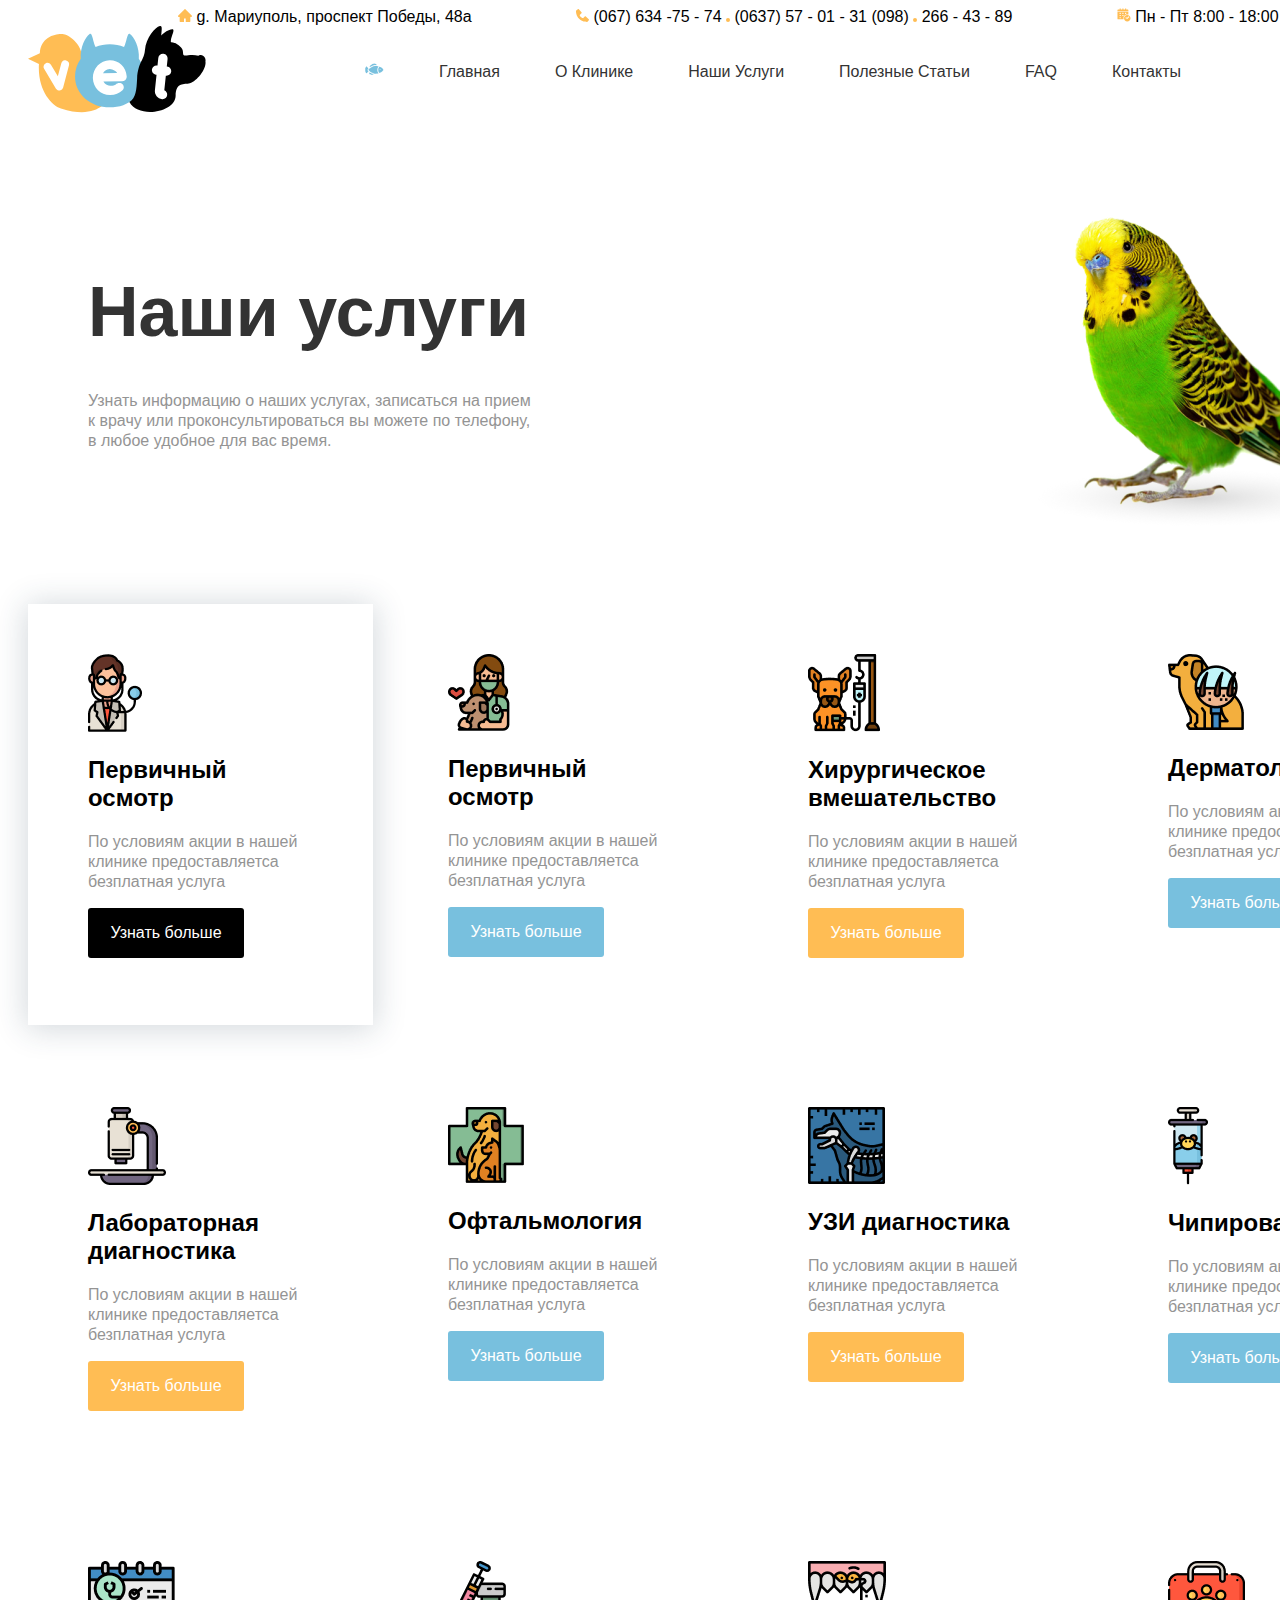
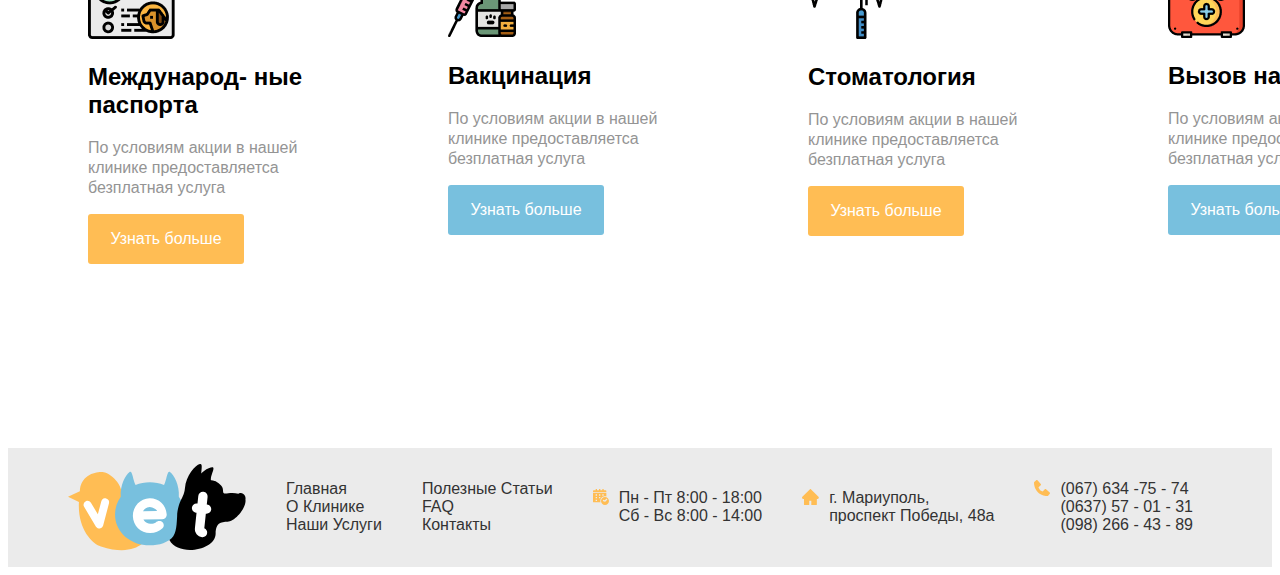
<file: service/index.html>
<!DOCTYPE html>
<html lang="en">
  <head>
    <meta charset="UTF-8" />
    <meta name="viewport" content="width=device-width, initial-scale=1.0" />
    <link rel="stylesheet" href="./main/main.min.css" />
    <title>Service</title>
  </head>
  <body>
    <header class="haeder">
      <div class="container">
        <div class="header__info">
          <span class="header__span">
            <img
              class="header__img"
              src="./img/house.svg"
              alt="house"
              width="14"
              height="13"
            />
            g. Мариуполь, проспект Победы, 48a
          </span>

          <span class="header__span">
            <img
              class="header__img"
              src="./img/phone.svg"
              alt="phone"
              width="13"
              height="13"
            />

            <span class="header__span--span"
              >(067) 634 -75 - 74
              <img
                class="header__span--img"
                src="./img/nuqta.svg"
                alt="nuqta"
                width="4"
                height="4"
              />
              (0637) 57 - 01 - 31 (098)
              <img
                class="header__span--img"
                src="./img/nuqta.svg"
                alt="nuqta"
                width="4"
                height="4"
              />
              266 - 43 - 89</span
            >
          </span>

          <span class="header__span">
            <img
              class="header__span--img"
              src="./img/kalendar.svg"
              alt="kalendar"
              width="14"
              height="14"
            />
            Пн - Пт 8:00 - 18:00 Сб - Вс 8:00 - 14:00
          </span>
        </div>
      </div>
    </header>
    <header class="header">
      <div class="container">
        <a href="#">
          <img src="./img/logo.svg" alt="logo" />
        </a>

        <ul class="nav">
          <li class="nav__item">
            <img src="./img/active.png" alt="active" />
          </li>

          <li class="nav__item">
            <a class="nav__link" href="#">Главная</a>
          </li>

          <li class="nav__item">
            <a class="nav__link" href="#">O Клинике</a>
          </li>

          <li class="nav__item">
            <a class="nav__link" href="#">Наши Услуги</a>
          </li>

          <li class="nav__item">
            <a class="nav__link" href="#">Полезные Статьи</a>
          </li>

          <li class="nav__item">
            <a class="nav__link" href="#">FAQ</a>
          </li>

          <li class="nav__item">
            <a class="nav__link" href="#">Контакты</a>
          </li>
        </ul>
        <ul>
          <li class="nav__item">
            <img src="./img/modem.png" alt="modem" />
          </li>
        </ul>
      </div>
    </header>
    <main class="main">
      <section class="hero">
        <div class="container">
          <ul class="hero__list">
            <li class="hero__item">
              <h1 class="hero__h1">Наши услуги</h1>
              <p class="hero__text">
                Узнать информацию о наших услугах, записаться на прием к врачу
                или проконсультироваться вы можете по телефону, в любое удобное
                для вас время.
              </p>
            </li>
          </ul>
          <ul class="hero__list">
            <li class="hero__item">
              <img class="hero__img" src="./img/bird.png" alt="bird" />
            </li>
          </ul>
        </div>
      </section>
      <section class="about">
        <div class="container">
          <ul class="about__list about__ul">
            <li class="about__item">
              <img src="./img/doctor-male.png" alt="doctor-male" />
              <h2 class="about__h2">
                Первичный <br />
                осмотр
              </h2>
              <p class="about__text">
                По условиям акции в нашей <br />
                клинике предоставляетса <br />
                безплатная услуга
              </p>
              <button class="about__btn">Узнать больше</button>
            </li>
          </ul>

          <ul class="about__list">
            <li class="about__item">
              <img src="./img/doctor-female.png" alt="doctor-female" />
              <h2 class="about__h2">
                Первичный <br />
                осмотр
              </h2>
              <p class="about__text">
                По условиям акции в нашей <br />
                клинике предоставляетса <br />
                безплатная услуга
              </p>
              <button class="about__btn about__btn1">Узнать больше</button>
            </li>
          </ul>

          <ul class="about__list">
            <li class="about__item">
              <img src="./img/filled-outline.png" alt="filled-outline" />
              <h2 class="about__h2">Хирургическое вмешательство</h2>
              <p class="about__text">
                По условиям акции в нашей <br />
                клинике предоставляетса <br />
                безплатная услуга
              </p>
              <button class="about__btn about__btn2">Узнать больше</button>
            </li>
          </ul>

          <ul class="about__list">
            <li class="about__item">
              <img src="./img/filled_outline.png" alt="filled_outline" />
              <h2 class="about__h2">Дерматология</h2>
              <p class="about__text">
                По условиям акции в нашей <br />
                клинике предоставляетса <br />
                безплатная услуга
              </p>
              <button class="about__btn about__btn1">Узнать больше</button>
            </li>
          </ul>

          <ul class="about__list">
            <li class="about__item">
              <img src="./img/microskop.png" alt="microskop" />
              <h2 class="about__h2">Лабораторная диагностика</h2>
              <p class="about__text">
                По условиям акции в нашей <br />
                клинике предоставляетса <br />
                безплатная услуга
              </p>
              <button class="about__btn about__btn2">Узнать больше</button>
            </li>
          </ul>

          <ul class="about__list">
            <li class="about__item">
              <img src="./img/filled.png" alt="filled" />
              <h2 class="about__h2">Офтальмология</h2>
              <p class="about__text">
                По условиям акции в нашей <br />
                клинике предоставляетса <br />
                безплатная услуга
              </p>
              <button class="about__btn about__btn1">Узнать больше</button>
            </li>
          </ul>

          <ul class="about__list">
            <li class="about__item">
              <img src="./img/bone.png" alt="bone" />
              <h2 class="about__h2">УЗИ диагностика</h2>
              <p class="about__text">
                По условиям акции в нашей <br />
                клинике предоставляетса <br />
                безплатная услуга
              </p>
              <button class="about__btn about__btn2">Узнать больше</button>
            </li>
          </ul>

          <ul class="about__list">
            <li class="about__item">
              <img src="./img/shprist.png" alt="shprist" />
              <h2 class="about__h2">Чипированиея</h2>
              <p class="about__text">
                По условиям акции в нашей <br />
                клинике предоставляетса <br />
                безплатная услуга
              </p>
              <button class="about__btn about__btn1">Узнать больше</button>
            </li>
          </ul>

          <ul class="about__list">
            <li class="about__item">
              <img src="./img/kalendar.png" alt="kalendar" />
              <h2 class="about__h2">Международ- ные паспорта</h2>
              <p class="about__text">
                По условиям акции в нашей <br />
                клинике предоставляетса <br />
                безплатная услуга
              </p>
              <button class="about__btn about__btn2">Узнать больше</button>
            </li>
          </ul>

          <ul class="about__list">
            <li class="about__item">
              <img src="./img/dori.png" alt="dori" />
              <h2 class="about__h2">Вакцинация</h2>
              <p class="about__text">
                По условиям акции в нашей <br />
                клинике предоставляетса <br />
                безплатная услуга
              </p>
              <button class="about__btn about__btn1">Узнать больше</button>
            </li>
          </ul>

          <ul class="about__list">
            <li class="about__item">
              <img src="./img/tish.png" alt="tish" />
              <h2 class="about__h2">Стоматология</h2>
              <p class="about__text">
                По условиям акции в нашей <br />
                клинике предоставляетса <br />
                безплатная услуга
              </p>
              <button class="about__btn about__btn2">Узнать больше</button>
            </li>
          </ul>
          <ul class="about__list">
            <li class="about__item">
              <img src="./img/+.png" alt="+" />
              <h2 class="about__h2">Вызов на дом</h2>
              <p class="about__text">
                По условиям акции в нашей <br />
                клинике предоставляетса <br />
                безплатная услуга
              </p>
              <button class="about__btn about__btn1">Узнать больше</button>
            </li>
          </ul>
        </div>
      </section>
    </main>
    <footer class="footer">
      <div class="container">
        <div class="footer__info">
          <ul class="footer__list">
            <li class="footer__item">
              <img src="./img/logo.svg" alt="logo" />
            </li>
          </ul>
          <ul class="footer__list">
            <li class="footer__item">
              <a class="footer__link" href="#">Главная</a>
              <a class="footer__link" href="#">O Клинике</a>
              <a class="footer__link" href="#">Наши Услуги</a>
            </li>
          </ul>
          <ul class="footer__list">
            <li class="footer__item">
              <a class="footer__link" href="#">Полезные Статьи</a>
              <a class="footer__link" href="#">FAQ</a>
              <a class="footer__link" href="#">Контакты</a>
            </li>
          </ul>
          <ul class="footer__lists">
            <li class="footer__item">
              <img src="./img/date.svg" alt="date" />
            </li>
            <li class="footer__item">
              <a class="footer__link" href="#">Пн - Пт 8:00 - 18:00</a>
              <a class="footer__link" href="#">Сб - Вс 8:00 - 14:00</a>
            </li>
          </ul>
          <ul class="footer__lists">
            <li class="footer__item">
              <img src="./img/home.svg" alt="home" />
            </li>
            <li class="footer__item">
              <a class="footer__link" href="#">г. Мариуполь,</a>
              <a class="footer__link" href="#">проспект Победы, 48а</a>
            </li>
          </ul>
          <ul class="footer__lists">
            <li class="footer__item">
              <img src="./img/telephone.svg" alt="telephone" />
            </li>
            <li class="footer__item">
              <a class="footer__link" href="#">(067) 634 -75 - 74</a>
              <a class="footer__link" href="#">(0637) 57 - 01 - 31</a>
              <a class="footer__link" href="#">(098) 266 - 43 - 89</a>
            </li>
          </ul>
        </div>
      </div>
    </footer>
  </body>
</html>
</file>
<file: FAQ/scss/main.css>
* {
  list-style: none;
  text-decoration: none;
  font-family: sans-serif;
}

.header .container {
  display: flex;
  align-items: center;
  justify-content: space-between;
}

.nav {
  display: flex;
  align-items: center;
  justify-content: space-between;
  gap: 55px;
}

.nav__link {
  color: #333;
  font-size: 16px;
  font-style: normal;
  font-weight: 500;
  line-height: normal;
}

.header__span {
  margin-left: 100px;
}

.header__info {
  margin-left: 50px;
}

.container {
  width: 1440px;
  padding: 0px 20px;
  margin: 0 auto;
}

.hero .container {
  display: flex;
}

.hero__h1 {
  color: #333;
  font-size: 70px;
  font-style: normal;
  font-weight: 700;
  line-height: 64px;
  margin-bottom: 27px;
}

.hero__text {
  width: 447px;
  color: #949494;
  font-size: 16px;
  font-style: normal;
  font-weight: 400;
  line-height: 20px;
  margin-bottom: 35px;
}

.hero__btn {
  width: 201px;
  height: 50px;
  flex-shrink: 0;
  border-radius: 3px;
  background: #78C0DE;
  display: flex;
  align-items: center;
  padding: 0px 30px;
  gap: 5px;
  border: none;
  color: #fff;
  cursor: pointer;
}

.hero__img {
  padding: 0;
  margin: 0;
  margin-left: 321px;
}

.hero__lists {
  transform: translate(0px, 50px);
}

.hero {
  transform: translate(100px, 50px);
}

* {
  font-family: sans-serif;
}

* {
  font-family: sans-serif;
}

.you__img {
  width: 22.867px;
  height: 19.986px;
  transform: rotate(112.445deg);
  flex-shrink: 0;
  padding-left: 5.5px;
}

.you__span {
  display: flex;
  width: 68px;
  height: 17px;
  flex-direction: column;
  justify-content: center;
  flex-shrink: 0;
  color: #333;
  font-family: "Futura PT";
  font-size: 14px;
  font-style: normal;
  font-weight: 400;
  line-height: 22px;
  padding-left: 22px;
}

.you__link {
  color: #78c0de;
  text-align: right;
  font-family: "Futura PT";
  font-size: 12px;
  font-style: normal;
  font-weight: 500;
  line-height: 22px;
  letter-spacing: 0.96px;
  text-transform: uppercase;
}

.you__item {
  width: 752px;
  height: 305px;
  flex-shrink: 0;
  border-radius: 5px;
  border: 1px solid #f3f3f3;
  background: #fff;
  padding: 0;
  margin: 0;
}

.you__h1 {
  color: #333;
  font-family: "Futura PT";
  font-size: 20px;
  font-style: normal;
  font-weight: 500;
  line-height: 22px;
  padding: 0;
  margin: 0;
  margin-top: 12px;
  margin-bottom: 23px;
}

.you__text {
  width: 577px;
  color: #949494;
  font-family: "Futura PT";
  font-size: 16px;
  font-style: normal;
  font-weight: 400;
  line-height: 20px;
}

/*! normalize.css v8.0.1 | MIT License | github.com/necolas/normalize.css */
/* Document
   ========================================================================== */
/**
 * 1. Correct the line height in all browsers.
 * 2. Prevent adjustments of font size after orientation changes in iOS.
 */
html {
  line-height: 1.15; /* 1 */
  -webkit-text-size-adjust: 100%; /* 2 */
}

/* Sections
   ========================================================================== */
/**
 * Remove the margin in all browsers.
 */
body {
  margin: 0;
}

/**
 * Render the `main` element consistently in IE.
 */
main {
  display: block;
}

/**
 * Correct the font size and margin on `h1` elements within `section` and
 * `article` contexts in Chrome, Firefox, and Safari.
 */
h1 {
  font-size: 2em;
  margin: 0.67em 0;
}

/* Grouping content
   ========================================================================== */
/**
 * 1. Add the correct box sizing in Firefox.
 * 2. Show the overflow in Edge and IE.
 */
hr {
  box-sizing: content-box; /* 1 */
  height: 0; /* 1 */
  overflow: visible; /* 2 */
}

/**
 * 1. Correct the inheritance and scaling of font size in all browsers.
 * 2. Correct the odd `em` font sizing in all browsers.
 */
pre {
  font-family: monospace, monospace; /* 1 */
  font-size: 1em; /* 2 */
}

/* Text-level semantics
   ========================================================================== */
/**
 * Remove the gray background on active links in IE 10.
 */
a {
  background-color: transparent;
}

/**
 * 1. Remove the bottom border in Chrome 57-
 * 2. Add the correct text decoration in Chrome, Edge, IE, Opera, and Safari.
 */
abbr[title] {
  border-bottom: none; /* 1 */
  text-decoration: underline; /* 2 */
  -webkit-text-decoration: underline dotted;
          text-decoration: underline dotted; /* 2 */
}

/**
 * Add the correct font weight in Chrome, Edge, and Safari.
 */
b,
strong {
  font-weight: bolder;
}

/**
 * 1. Correct the inheritance and scaling of font size in all browsers.
 * 2. Correct the odd `em` font sizing in all browsers.
 */
code,
kbd,
samp {
  font-family: monospace, monospace; /* 1 */
  font-size: 1em; /* 2 */
}

/**
 * Add the correct font size in all browsers.
 */
small {
  font-size: 80%;
}

/**
 * Prevent `sub` and `sup` elements from affecting the line height in
 * all browsers.
 */
sub,
sup {
  font-size: 75%;
  line-height: 0;
  position: relative;
  vertical-align: baseline;
}

sub {
  bottom: -0.25em;
}

sup {
  top: -0.5em;
}

/* Embedded content
   ========================================================================== */
/**
 * Remove the border on images inside links in IE 10.
 */
img {
  border-style: none;
}

/* Forms
   ========================================================================== */
/**
 * 1. Change the font styles in all browsers.
 * 2. Remove the margin in Firefox and Safari.
 */
button,
input,
optgroup,
select,
textarea {
  font-family: inherit; /* 1 */
  font-size: 100%; /* 1 */
  line-height: 1.15; /* 1 */
  margin: 0; /* 2 */
}

/**
 * Show the overflow in IE.
 * 1. Show the overflow in Edge.
 */
button,
input { /* 1 */
  overflow: visible;
}

/**
 * Remove the inheritance of text transform in Edge, Firefox, and IE.
 * 1. Remove the inheritance of text transform in Firefox.
 */
button,
select { /* 1 */
  text-transform: none;
}

/**
 * Correct the inability to style clickable types in iOS and Safari.
 */
button,
[type=button],
[type=reset],
[type=submit] button::-moz-focus-inner,
[type=button]::-moz-focus-inner,
[type=reset]::-moz-focus-inner,
[type=submit]::-moz-focus-inner {
  border-style: none;
  padding: 0;
}

/**
 * Restore the focus styles unset by the previous rule.
 */
button:-moz-focusring,
[type=button]:-moz-focusring,
[type=reset]:-moz-focusring,
[type=submit]:-moz-focusring {
  outline: 1px dotted ButtonText;
}

/**
 * Correct the padding in Firefox.
 */
fieldset {
  padding: 0.35em 0.75em 0.625em;
}

/**
 * 1. Correct the text wrapping in Edge and IE.
 * 2. Correct the color inheritance from `fieldset` elements in IE.
 * 3. Remove the padding so developers are not caught out when they zero out
 *    `fieldset` elements in all browsers.
 */
legend {
  box-sizing: border-box; /* 1 */
  color: inherit; /* 2 */
  display: table; /* 1 */
  max-width: 100%; /* 1 */
  padding: 0; /* 3 */
  white-space: normal; /* 1 */
}

/**
 * Add the correct vertical alignment in Chrome, Firefox, and Opera.
 */
progress {
  vertical-align: baseline;
}

/**
 * Remove the default vertical scrollbar in IE 10+.
 */
textarea {
  overflow: auto;
}

/**
 * 1. Add the correct box sizing in IE 10.
 * 2. Remove the padding in IE 10.
 */
[type=checkbox],
[type=radio] {
  box-sizing: border-box; /* 1 */
  padding: 0; /* 2 */
}

/**
 * Correct the cursor style of increment and decrement buttons in Chrome.
 */
[type=number]::-webkit-inner-spin-button,
[type=number]::-webkit-outer-spin-button {
  height: auto;
}

/**
 * 1. Correct the odd appearance in Chrome and Safari.
 * 2. Correct the outline style in Safari.
 */
/**
 * Remove the inner padding in Chrome and Safari on macOS.
 */
[type=search]::-webkit-search-decoration {
  -webkit-appearance: none;
}

/**
 * 1. Correct the inability to style clickable types in iOS and Safari.
 * 2. Change font properties to `inherit` in Safari.
 */
::-webkit-file-upload-button {
  -webkit-appearance: button; /* 1 */
  font: inherit; /* 2 */
}

/* Interactive
   ========================================================================== */
/*
 * Add the correct display in Edge, IE 10+, and Firefox.
 */
details {
  display: block;
}

/*
 * Add the correct display in all browsers.
 */
summary {
  display: list-item;
}

/* Misc
   ========================================================================== */
/**
 * Add the correct display in IE 10+.
 */
template {
  display: none;
}

/**
 * Add the correct display in IE 10.
 */
[hidden] {
  display: none;
}

html {
  height: 100%;
  box-sizing: border-box;
}

*,
*::before,
*::after {
  box-sizing: inherit;
  scroll-behavior: smooth;
}

.visually-hidden {
  position: absolute;
  width: 1px;
  height: 1px;
  margin: -1px;
  border: 0;
  padding: 0;
  clip: rect(0 0 0 0);
  overflow: hidden;
}

body {
  height: 100%;
  display: flex;
  flex-direction: column;
  font-family: "Arial", "sans-serif";
  font-size: 16px;
  line-height: 1.5;
  margin: 0;
  padding: 0;
  background-color: #fff;
}

img {
  max-width: 100%;
  height: auto;
  vertical-align: middle;
}

.main {
  flex-grow: 1;
}

a, li {
  list-style-type: none;
  text-decoration: none;
}/*# sourceMappingURL=main.css.map */
</file>
<file: about_company/main/main.min.css>
*{list-style:none;text-decoration:none;font-family:sans-serif}.header .container{display:flex;align-items:center;justify-content:space-between}.nav{display:flex;align-items:center;justify-content:space-between;gap:55px}.nav__link{color:#333;font-size:16px;font-style:normal;font-weight:500;line-height:normal}.header__span{margin-left:100px}.header__info{margin-left:50px}.nav__btn{background-color:rgba(0,0,0,0);border:none}.container{width:1440px;padding:0px 20px;margin:0 auto}.hero .container{display:flex;justify-content:space-between}.hero__h2{color:#333;font-size:70px;font-style:normal;font-weight:700;line-height:64px}.hero__text{width:411px;color:#949494;font-size:16px;font-style:normal;font-weight:400;line-height:20px}.hero__list{margin-top:80px}.about__text{width:650px;color:#949494;font-size:20px;font-style:normal;font-weight:400;line-height:26px}.about__span{color:#ffbd54}.about .container{display:flex;align-items:center}.you__text{width:494px;color:#949494;font-size:16px;font-style:normal;font-weight:400;line-height:20px;margin-bottom:19px}.you__text1{width:494px;color:#949494;font-size:16px;font-style:normal;font-weight:400;line-height:20px}.you .container{display:grid;grid-template-columns:repeat(2, 1fr)}.you__img{margin-top:-100px}.you{margin-top:103px}.you__span{color:#78c0de}.none .container{display:grid;grid-template-columns:repeat(2, 1fr)}.none__item1{display:flex;gap:20px}.none__h2{width:500px;height:93px;color:#333;font-size:46px;font-style:normal;font-weight:700;line-height:48px}.none__span{color:#ffbd54}.none__text{width:400px;color:#949494;font-size:16px;font-style:normal;font-weight:400;line-height:20px;margin-bottom:80px}.none__item2{display:grid;grid-template-columns:repeat(2, 1fr)}.none__img{transform:translate(-120px, -10px)}.footer{margin-top:100px;background:linear-gradient(0deg, #EBEBEB, #EBEBEB),linear-gradient(0deg, #F3F3F3, #F3F3F3)}.footer__info{display:flex;align-items:center}.footer__link{color:#333}.footer__link:hover{text-decoration:underline}.footer__item{display:grid;grid-template-columns:1,1fr}.footer__lists{display:flex;gap:10px}/*# sourceMappingURL=main.min.css.map */
</file>
<file: contact/main/main.min.css>
/*! normalize.css v8.0.1 | MIT License | github.com/necolas/normalize.css */html{line-height:1.15;-webkit-text-size-adjust:100%}body{margin:0}main{display:block}h1{font-size:2em;margin:.67em 0}hr{box-sizing:content-box;height:0;overflow:visible}pre{font-family:monospace,monospace;font-size:1em}a{background-color:rgba(0,0,0,0)}abbr[title]{border-bottom:none;text-decoration:underline;-webkit-text-decoration:underline dotted;text-decoration:underline dotted}b,strong{font-weight:bolder}code,kbd,samp{font-family:monospace,monospace;font-size:1em}small{font-size:80%}sub,sup{font-size:75%;line-height:0;position:relative;vertical-align:baseline}sub{bottom:-0.25em}sup{top:-0.5em}img{border-style:none}button,input,optgroup,select,textarea{font-family:inherit;font-size:100%;line-height:1.15;margin:0}button,input{overflow:visible}button,select{text-transform:none}button::-moz-focus-inner,[type=button]::-moz-focus-inner,[type=reset]::-moz-focus-inner,[type=submit]::-moz-focus-inner{border-style:none;padding:0}button:-moz-focusring,[type=button]:-moz-focusring,[type=reset]:-moz-focusring,[type=submit]:-moz-focusring{outline:1px dotted ButtonText}fieldset{padding:.35em .75em .625em}legend{box-sizing:border-box;color:inherit;display:table;max-width:100%;padding:0;white-space:normal}progress{vertical-align:baseline}textarea{overflow:auto}[type=checkbox],[type=radio]{box-sizing:border-box;padding:0}[type=number]::-webkit-inner-spin-button,[type=number]::-webkit-outer-spin-button{height:auto}[type=search]::-webkit-search-decoration{-webkit-appearance:none}::-webkit-file-upload-button{-webkit-appearance:button;font:inherit}details{display:block}summary{display:list-item}template{display:none}[hidden]{display:none}* li,a{list-style:none;text-decoration:none}.container{max-width:1460px;width:100%;padding:0px 20px;margin:0px auto}.footer{margin-top:100px;background:linear-gradient(0deg, #EBEBEB, #EBEBEB),linear-gradient(0deg, #F3F3F3, #F3F3F3)}.footer__info{display:flex;align-items:center}.footer__link{color:#333}.footer__link:hover{text-decoration:underline}.footer__item{display:grid;grid-template-columns:1,1fr}.footer__lists{display:flex;gap:10px}*{list-style:none;text-decoration:none;font-family:sans-serif}.haeder{margin-top:20px}.header .container{display:flex;align-items:center;justify-content:space-between}.nav{display:flex;align-items:center;justify-content:space-between;gap:55px}.nav__link{color:#333;font-size:16px;font-style:normal;font-weight:500;line-height:normal}.header__span{margin-left:100px}.header__info{margin-left:50px}.main{margin-left:450px}.hero .container{display:flex}.hero__h1{width:321px;height:58px;color:#333;font-family:" Futura PT";font-size:70px;font-style:normal;font-weight:700;line-height:64px}.hero__text{width:447px;color:#949494;font-family:"Futura PT";font-size:16px;font-style:normal;font-weight:400;line-height:20px}.hero__p{width:153px;color:#333;font-family:"Futura PT";font-size:16px;font-style:normal;font-weight:500;line-height:normal}.hero__item{margin-top:117px;margin-left:-46px}.hero__info{margin-top:126px}.hero__list{display:flex;gap:90px}.hero{margin-bottom:300px}.div__info{display:flex;position:relative;z-index:1}.you{transform:translate(-100px, -200px)}.you__img{position:absolute;margin-top:-297px;z-index:2}.you__h1{text-align:center;margin-bottom:317px;height:62px;font-size:48px;font-weight:700;line-height:62px}.you__image{margin:0 auto;display:flex;margin-bottom:27px}/*# sourceMappingURL=main.min.css.map */
</file>
<file: home page/main/main.min.css>
html{height:100%;box-sizing:border-box}*,*::before,*::after{box-sizing:inherit;scroll-behavior:smooth}.visually-hidden{position:absolute;width:1px;height:1px;margin:-1px;border:0;padding:0;clip:rect(0 0 0 0);overflow:hidden}body{height:100%;display:flex;flex-direction:column;font-family:"Arial","sans-serif";font-size:16px;line-height:1.5;margin:0;padding:0;background-color:#fff}img{max-width:100%;height:auto;vertical-align:middle}.main{flex-grow:1}a,li{list-style-type:none;text-decoration:none}/*! normalize.css v8.0.1 | MIT License | github.com/necolas/normalize.css */html{line-height:1.15;-webkit-text-size-adjust:100%}body{margin:0}main{display:block}h1{font-size:2em;margin:.67em 0}hr{box-sizing:content-box;height:0;overflow:visible}pre{font-family:monospace,monospace;font-size:1em}a{background-color:rgba(0,0,0,0)}abbr[title]{border-bottom:none;text-decoration:underline;-webkit-text-decoration:underline dotted;text-decoration:underline dotted}b,strong{font-weight:bolder}code,kbd,samp{font-family:monospace,monospace;font-size:1em}small{font-size:80%}sub,sup{font-size:75%;line-height:0;position:relative;vertical-align:baseline}sub{bottom:-0.25em}sup{top:-0.5em}img{border-style:none}button,input,optgroup,select,textarea{font-family:inherit;font-size:100%;line-height:1.15;margin:0}button,input{overflow:visible}button,select{text-transform:none}button,[type=button],[type=reset],[type=submit] button::-moz-focus-inner,[type=button]::-moz-focus-inner,[type=reset]::-moz-focus-inner,[type=submit]::-moz-focus-inner{border-style:none;padding:0}button:-moz-focusring,[type=button]:-moz-focusring,[type=reset]:-moz-focusring,[type=submit]:-moz-focusring{outline:1px dotted ButtonText}fieldset{padding:.35em .75em .625em}legend{box-sizing:border-box;color:inherit;display:table;max-width:100%;padding:0;white-space:normal}progress{vertical-align:baseline}textarea{overflow:auto}[type=checkbox],[type=radio]{box-sizing:border-box;padding:0}[type=number]::-webkit-inner-spin-button,[type=number]::-webkit-outer-spin-button{height:auto}[type=search]::-webkit-search-decoration{-webkit-appearance:none}::-webkit-file-upload-button{-webkit-appearance:button;font:inherit}details{display:block}summary{display:list-item}template{display:none}[hidden]{display:none}.container{width:1440px;padding:0px 20px;margin:0 auto}*{list-style:none;text-decoration:none;font-family:sans-serif}.header .container{display:flex;align-items:center;justify-content:space-between}.nav{display:flex;align-items:center;justify-content:space-between;gap:55px}.nav__link{color:#333;font-size:16px;font-style:normal;font-weight:500;line-height:normal}.header__span{margin-left:100px}.header__info{margin-left:50px}.nav__btn{background-color:rgba(0,0,0,0);border:none;cursor:pointer}.hero__list{position:absolute;margin-top:200px;margin-left:660px}.hero .container{background-image:url(../img/imgbg.png);background-repeat:no-repeat;width:1440px;height:924px}.hero__heading{width:608px;color:#333;font-size:70px;font-style:normal;font-weight:700;line-height:64px}.hero__span{color:#78c0de;font-size:70px;font-style:normal;font-weight:700;line-height:64px}.hero__text{color:#949494;font-size:16px;font-style:normal;font-weight:400;line-height:21px;width:495px}.hero__btn{width:181px;height:50px;flex-shrink:0;border-radius:3px;background:#333;color:#fff;cursor:pointer}.hero2{margin-top:600px}.about__text{width:753px;color:#949494;text-align:center;font-size:20px;font-style:normal;font-weight:400;line-height:normal;margin-bottom:-180px;margin-left:200px}.about__span{color:#dbdbdb;font-family:Gaegu;font-size:200px;font-style:normal;line-height:normal}.about__span2{margin-left:950px;color:#dbdbdb;font-family:Gaegu;font-size:200px;font-style:normal;line-height:normal}.about__itemy{margin-bottom:-120px;margin-left:80px}.about__hr{width:140px;height:1px;background:#dbdbdb;color:#333}.about__lista{transform:translate(123px, -40px)}.hero__h2{color:#333;font-size:20px;font-style:normal;font-weight:500;line-height:normal;transform:translate(-180px, -150px)}.about__h2{text-align:center}.box__info{display:grid;grid-template-columns:repeat(8, 1fr)}.box{margin-top:200px}.box__list{text-align:center}.box__heading{text-align:center}.box__img{margin-left:124px}.bob__list{display:grid;grid-template-columns:repeat(2, 1fr)}.bob__text{width:492px;color:#949494;font-size:16px;font-style:normal;font-weight:400;line-height:20px}.bob__btn{width:185px;height:50px;flex-shrink:0;border-radius:3px;background:#ffbd54;color:#fff;cursor:pointer;border:none}.bob__btn2{width:241px;height:50px;flex-shrink:0;border-radius:3px;background:#333;color:#fff;cursor:pointer;border:none}.dog__heading{color:#fff;font-size:48px;font-style:normal;font-weight:700;line-height:20px;transform:translate(120px, 0px)}.dog .container{background-image:url(../img/dogback.png);width:1440px;height:308px;border-radius:5px;text-align:center;padding:50px 0px;display:flex}.dog__input{width:335px;height:50px;border-radius:5px;background:#fff;border:none;padding:5px 20px;margin-left:37px}.dog__btn{width:188px;height:50px;border-radius:3px;background:#333;color:#fff;border:none;cursor:pointer}.dog__img{width:613px;height:481px;transform:translate(200px, -158px)}.dog__info{transform:translate(120px, 0px)}.dog{margin-top:100px}.str__info{display:grid;grid-template-columns:repeat(3, 1fr)}.str__span{display:flex;gap:20px}.str__lists{display:flex}.str__texts{width:244px;color:#949494;font-size:16px;font-style:normal;font-weight:400;line-height:20px}.str__texty{width:270px;color:#949494;font-size:16px;font-style:normal;font-weight:400;line-height:20px}.str__text{width:244px;color:#949494;font-size:16px;font-style:normal;font-weight:400;line-height:20px}.str__img{position:absolute;margin-left:-338px}.str__lists{margin-left:500px}.str{margin-left:-200px}.str__heading{text-align:center;margin-left:150px;color:#333;font-size:48px;font-style:normal;font-weight:700;line-height:20px}.map__input{width:375px;height:50px;border:none;padding:0px 10px;margin-bottom:14px;color:#949494}.map__input1{width:375px;height:50px;color:#949494}.map__input2{width:375px;height:165px;margin-top:14px;color:#949494}.map__list{background-image:url(../img/mapbg.png);width:1000px;height:600px;display:flex}.map__h2{color:#fff;font-size:48px;font-style:normal;font-weight:700;line-height:normal}.map__text{width:400px;color:#949494;font-size:16px;font-style:normal;font-weight:400;line-height:20px}.map__img{width:410.951px;height:410.951px;flex-shrink:0;transform:translate(-10px, 120px)}.map__item{transform:translate(30px, -10px)}.map__btn{width:226px;height:50px;background:#ffbd54;cursor:pointer;border:none;color:#fff;font-size:16px;font-style:normal;font-weight:500;line-height:normal}.map{transform:translate(-40px, 100px)}.map .container{display:flex}.map__iframe{height:600px;transform:translate(0px, -15px)}.footer{margin-top:100px;background:linear-gradient(0deg, #EBEBEB, #EBEBEB),linear-gradient(0deg, #F3F3F3, #F3F3F3)}.footer__info{display:flex;align-items:center}.footer__link{color:#333}.footer__link:hover{text-decoration:underline}.footer__item{display:grid;grid-template-columns:1,1fr}.footer__lists{display:flex;gap:10px}.modal__input{width:335px;height:50px;margin-top:14px;padding:0px 20px}*{list-style:none;text-decoration:none;font-family:sans-serif}.modal__input2{width:335px;height:165px}.modal__input2::-moz-placeholder{transform:translate(0px, -50px)}.modal__input2::placeholder{transform:translate(0px, -50px)}.modal{background-color:#ffbd54;display:flex;width:998px;height:650px;display:none;position:absolute;transform:translate(-1000px, 0px)}.modal__ul{transform:translate(-50px, 0px)}.modal__h2{color:#333;font-size:50px;font-style:normal;font-weight:700;line-height:54px}.modal__img{width:538px;height:527px;transform:translate(-40px, 107px)}.modal__btn{width:193px;height:50px;background:#000;color:#fff;font-size:16px;font-style:normal;font-weight:500;line-height:normal;border:none;cursor:pointer;margin-top:14px}.modal__exit{color:#333;border:none;background-color:rgba(0,0,0,0);cursor:pointer;display:block}.blok{display:block;display:flex}/*# sourceMappingURL=main.min.css.map */
</file>
<file: service/main/main.min.css>
*{list-style:none;text-decoration:none;font-family:sans-serif}.header .container{display:flex;align-items:center;justify-content:space-between}.nav{display:flex;align-items:center;justify-content:space-between;gap:55px}.nav__link{color:#333;font-size:16px;font-style:normal;font-weight:500;line-height:normal}.header__span{margin-left:100px}.header__info{margin-left:50px}.container{width:1440px;padding:0px 20px;margin:0 auto}.hero .container{display:flex;justify-content:space-between}.hero__h1{color:#333;font-size:70px;font-style:normal;font-weight:700;line-height:64px}.hero__text{width:447px;color:#949494;font-size:16px;font-style:normal;font-weight:400;line-height:20px}.hero{transform:translate(20px, 100px)}.hero__img{transform:translate(0px, -100px)}.about .container{display:grid;grid-template-columns:repeat(4, 1fr)}.about__ul{box-shadow:0px 2px 30px 2px rgba(34,60,80,.2)}.about__list{width:305.054px;height:421.301px}.about__item{transform:translate(20px, 50px)}.about__btn{width:156px;height:50px;color:#fff;text-align:center;font-size:16px;font-style:normal;font-weight:450;line-height:normal;border:none;cursor:pointer;border-radius:3px;background-color:#000;transition:all .7s ease}.about__btn:hover{background-color:#ffbd54}.about__btn1{background-color:#78c0de}.about__btn1:hover{background-color:#ffbd54}.about__btn2{background-color:#ffbd54}.about__btn2:hover{background-color:#78c0de}.about__text{width:229px;color:#949494;font-size:16px;font-style:normal;font-weight:400;line-height:20px}.footer{margin-top:100px;background:linear-gradient(0deg, #EBEBEB, #EBEBEB),linear-gradient(0deg, #F3F3F3, #F3F3F3)}.footer__info{display:flex;align-items:center}.footer__link{color:#333}.footer__link:hover{text-decoration:underline}.footer__item{display:grid;grid-template-columns:1,1fr}.footer__lists{display:flex;gap:10px}/*# sourceMappingURL=main.min.css.map */
</file>
